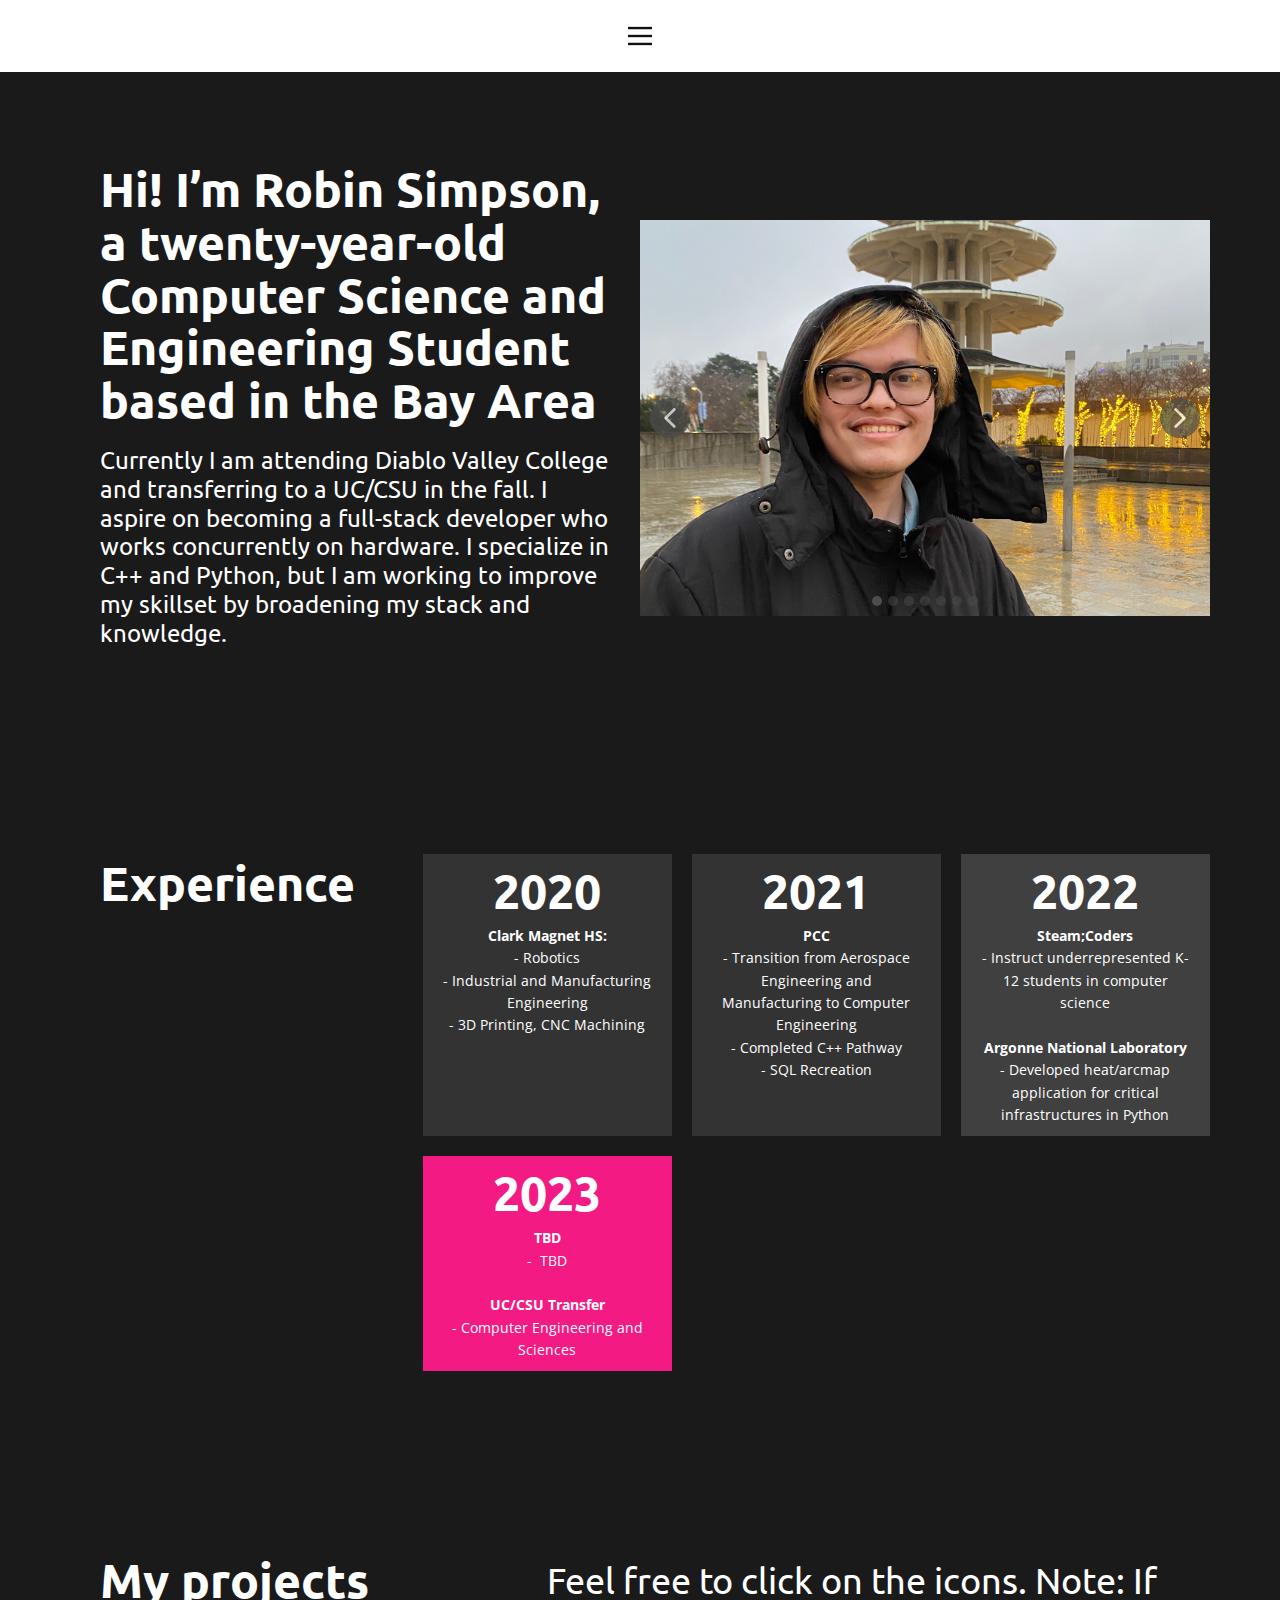
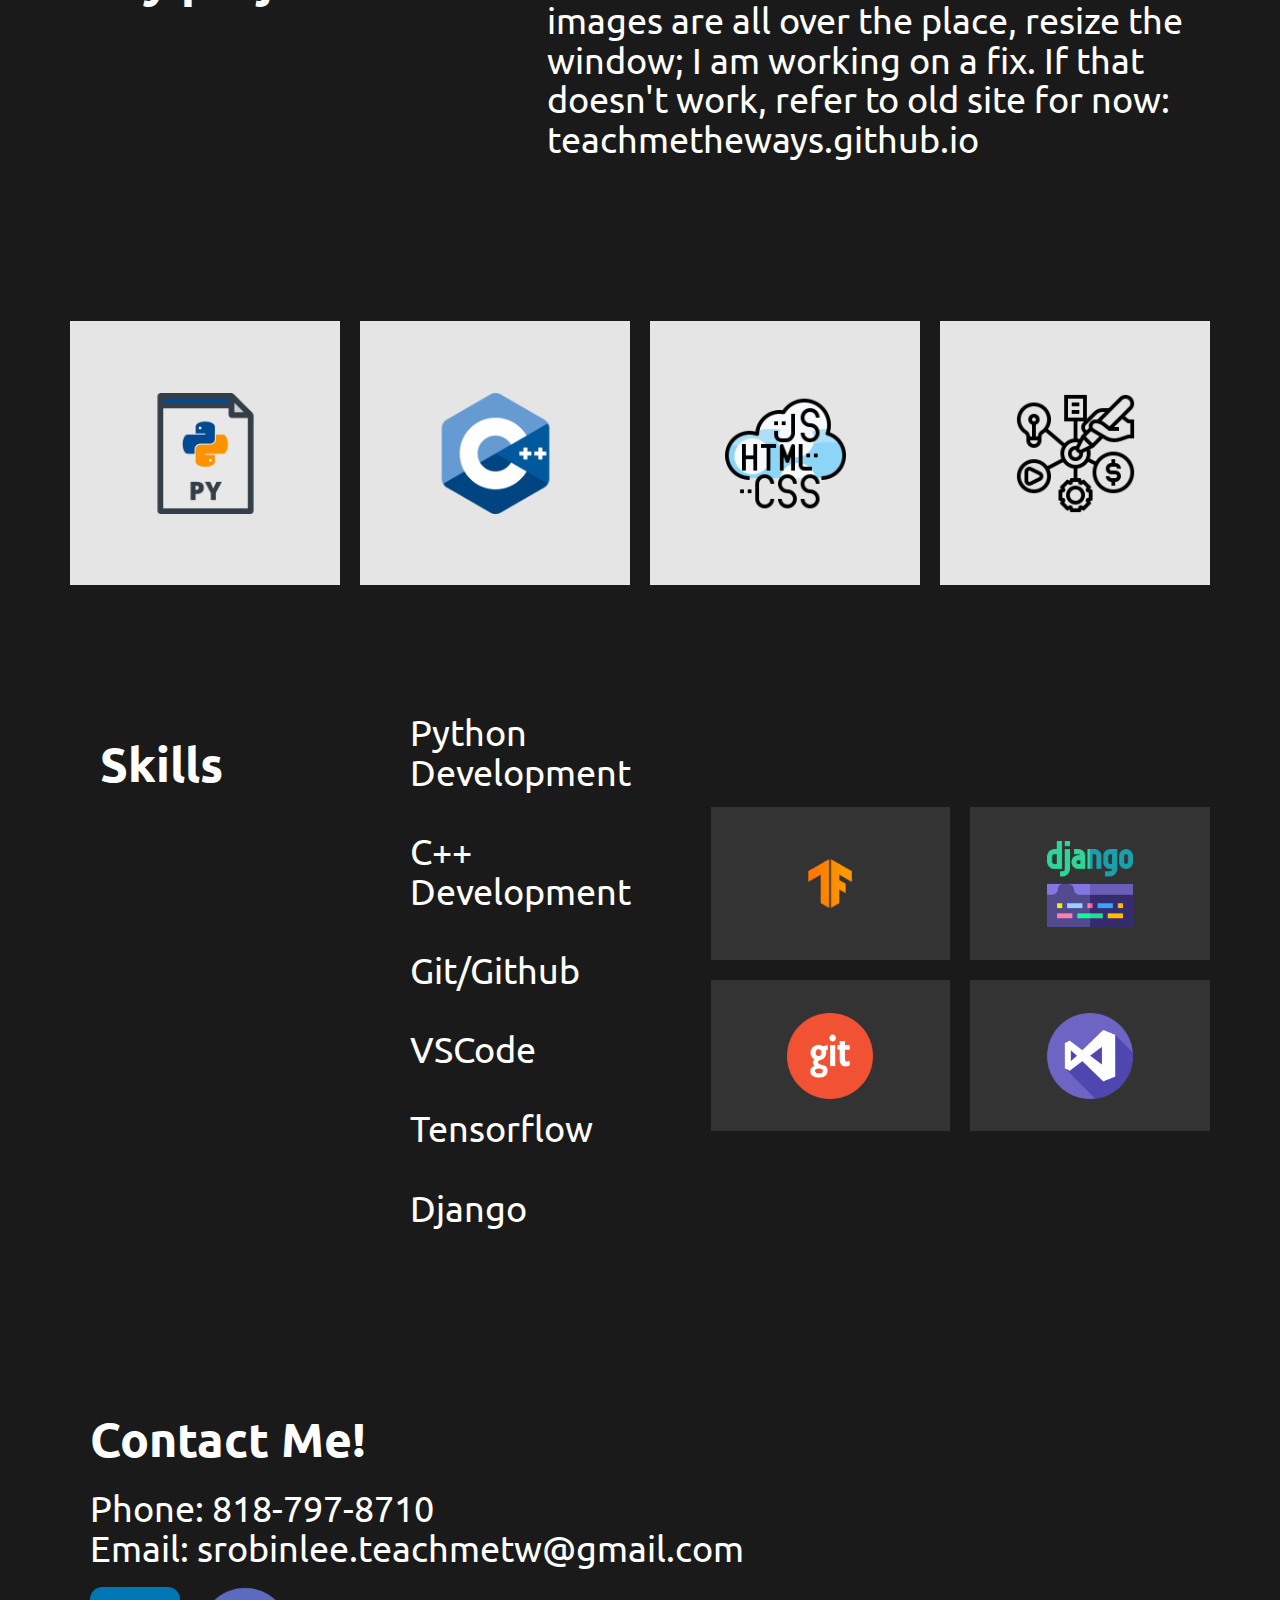
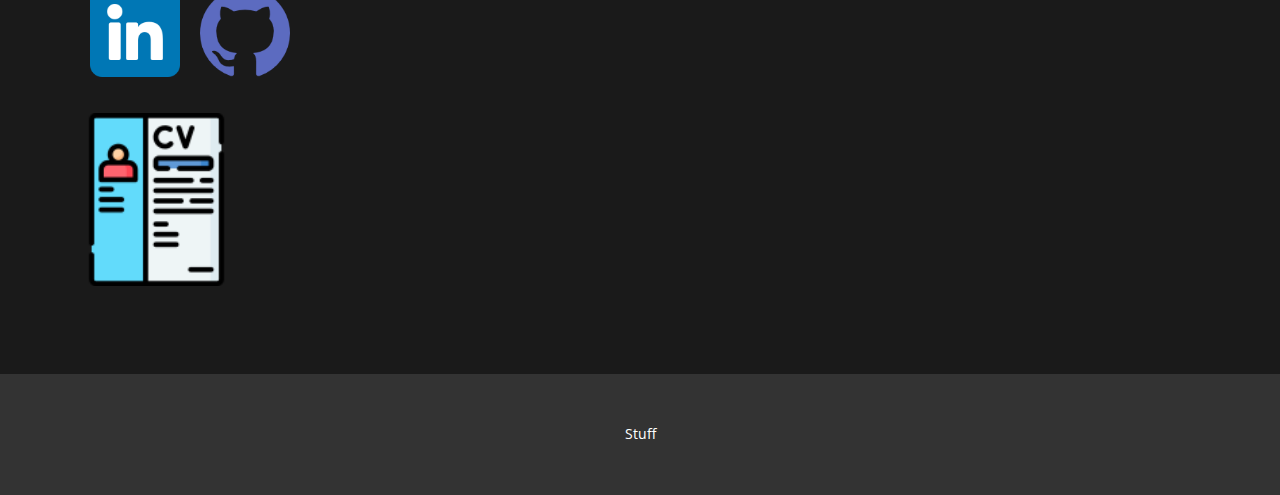
<file: index.html>
<!DOCTYPE html>
<html style="font-size: 16px;" lang="en"><head>
    <meta name="viewport" content="width=device-width, initial-scale=1.0">
    <meta charset="utf-8">
    <meta name="keywords" content="​I’m Linda Larson, a twenty-nine-year-old UI/UX designer from Los Angeles, CA, 2017, 2018, 2019, 2020, 2021, 2022, ​I&amp;apos;m designed dozens of appealing interfaces for websites and web apps. Take a look at my projects below., ​UI/UX design, Application design, UX research, Visual communication, Prototyping Headline, ​Get your free consultation now!, ​Sign me up!">
    <meta name="description" content="">
    <title>Home</title>
    <link rel="stylesheet" href="nicepage.css" media="screen">
<link rel="stylesheet" href="Home.css" media="screen">
    <script class="u-script" type="text/javascript" src="jquery-1.9.1.min.js" defer=""></script>
    <script class="u-script" type="text/javascript" src="nicepage.js" defer=""></script>
    <meta name="generator" content="Nicepage 5.2.4, nicepage.com">
    <link id="u-theme-google-font" rel="stylesheet" href="https://fonts.googleapis.com/css?family=Roboto:100,100i,300,300i,400,400i,500,500i,700,700i,900,900i|Open+Sans:300,300i,400,400i,500,500i,600,600i,700,700i,800,800i">
    <link id="u-page-google-font" rel="stylesheet" href="https://fonts.googleapis.com/css?family=Ubuntu:300,300i,400,400i,500,500i,700,700i">
    
    
    
    
    
    
    <script type="application/ld+json">{
		"@context": "http://schema.org",
		"@type": "Organization",
		"name": "",
		"url": "/"
}</script>
    <meta name="theme-color" content="#1251e8">
    <meta property="og:title" content="Home">
    <meta property="og:type" content="website">
    <link rel="canonical" href="/">
  </head>
  <body data-home-page="https://website3690469.nicepage.io/Home.html?version=13fe0300-b760-4d2d-aa6e-6dfbe4349d02" data-home-page-title="Home" class="u-body u-xl-mode" data-lang="en"><header class="u-clearfix u-header u-header" id="sec-bdfa"><div class="u-clearfix u-sheet u-sheet-1">
        <nav class="u-align-left u-menu u-menu-hamburger u-offcanvas u-menu-1" data-responsive-from="XL">
          <div class="menu-collapse">
            <a class="u-button-style u-nav-link" href="#" style="padding: 4px 0px; font-size: calc(1em + 8px);">
              <svg class="u-svg-link" preserveAspectRatio="xMidYMin slice" viewBox="0 0 302 302" style=""><use xlink:href="#svg-5c50"></use></svg>
              <svg xmlns="http://www.w3.org/2000/svg" xmlns:xlink="http://www.w3.org/1999/xlink" version="1.1" id="svg-5c50" x="0px" y="0px" viewBox="0 0 302 302" style="enable-background:new 0 0 302 302;" xml:space="preserve" class="u-svg-content"><g><rect y="36" width="302" height="30"></rect><rect y="236" width="302" height="30"></rect><rect y="136" width="302" height="30"></rect>
</g><g></g><g></g><g></g><g></g><g></g><g></g><g></g><g></g><g></g><g></g><g></g><g></g><g></g><g></g><g></g></svg>
            </a>
          </div>
          <div class="u-nav-container">
            <ul class="u-nav u-unstyled u-nav-1"><li class="u-nav-item"><a class="u-button-style u-nav-link u-text-active-palette-1-base u-text-hover-palette-2-base" href="/C.html" style="padding: 10px 20px;">C++</a>
</li><li class="u-nav-item"><a class="u-button-style u-nav-link u-text-active-palette-1-base u-text-hover-palette-2-base" href="/Pythons.html" style="padding: 10px 20px;">Pythons</a>
</li><li class="u-nav-item"><a class="u-button-style u-nav-link u-text-active-palette-1-base u-text-hover-palette-2-base" href="/Javas.html" style="padding: 10px 20px;">Javas</a>
</li><li class="u-nav-item"><a class="u-button-style u-nav-link u-text-active-palette-1-base u-text-hover-palette-2-base" href="/Webs.html" style="padding: 10px 20px;">Webs</a>
</li><li class="u-nav-item"><a class="u-button-style u-nav-link u-text-active-palette-1-base u-text-hover-palette-2-base" href="/Home.html" style="padding: 10px 20px;">Home</a>
</li></ul>
          </div>
          <div class="u-nav-container-collapse">
            <div class="u-align-center u-black u-container-style u-inner-container-layout u-opacity u-opacity-95 u-sidenav">
              <div class="u-inner-container-layout u-sidenav-overflow">
                <div class="u-menu-close"></div>
                <ul class="u-align-center u-nav u-popupmenu-items u-unstyled u-nav-2"><li class="u-nav-item"><a class="u-button-style u-nav-link" href="/C.html">C++</a>
</li><li class="u-nav-item"><a class="u-button-style u-nav-link" href="/Pythons.html">Pythons</a>
</li><li class="u-nav-item"><a class="u-button-style u-nav-link" href="/Javas.html">Javas</a>
</li><li class="u-nav-item"><a class="u-button-style u-nav-link" href="/Webs.html">Webs</a>
</li><li class="u-nav-item"><a class="u-button-style u-nav-link" href="/Home.html">Home</a>
</li></ul>
              </div>
            </div>
            <div class="u-black u-menu-overlay u-opacity u-opacity-70"></div>
          </div>
        </nav>
      </div></header>
    <section class="u-clearfix u-grey-90 u-section-1" id="carousel_a79e">
      <div class="u-clearfix u-sheet u-valign-middle-lg u-valign-middle-xl u-sheet-1">
        <div class="u-clearfix u-expanded-width u-layout-wrap u-layout-wrap-1">
          <div class="u-layout">
            <div class="u-layout-row">
              <div class="u-container-style u-layout-cell u-size-30 u-layout-cell-1">
                <div class="u-container-layout u-container-layout-1">
                  <h2 class="u-custom-font u-font-ubuntu u-text u-text-default u-text-1"> Hi! I’m Robin Simpson, a twenty-year-old Computer Science and Engineering Student based in the Bay Area</h2>
                  <h5 class="u-custom-font u-font-ubuntu u-text u-text-default u-text-2"> Currently I am attending Diablo Valley College and transferring to a UC/CSU in the fall. I aspire on becoming a full-stack developer who works concurrently on hardware. I specialize in C++ and Python, but I am working to improve my skillset by broadening my stack and knowledge.</h5>
                </div>
              </div>
              <div class="u-container-style u-layout-cell u-size-30 u-layout-cell-2">
                <div class="u-container-layout u-valign-middle-lg u-valign-middle-xl u-container-layout-2">
                  <div class="u-carousel u-expanded-width u-gallery u-gallery-slider u-layout-carousel u-lightbox u-no-transition u-show-text-on-hover u-gallery-1" id="carousel-018a" data-interval="5000" data-u-ride="carousel">
                    <ol class="u-absolute-hcenter u-carousel-indicators u-carousel-indicators-1">
                      <li data-u-target="#carousel-018a" data-u-slide-to="0" class="u-active u-grey-70 u-shape-circle" style="width: 10px; height: 10px;"></li>
                      <li data-u-target="#carousel-018a" data-u-slide-to="1" class="u-grey-70 u-shape-circle" style="width: 10px; height: 10px;"></li>
                      <li data-u-target="#carousel-018a" data-u-slide-to="2" class="u-grey-70 u-shape-circle" style="width: 10px; height: 10px;"></li>
                      <li data-u-target="#carousel-018a" data-u-slide-to="3" class="u-grey-70 u-shape-circle" style="width: 10px; height: 10px;"></li>
                      <li data-u-target="#carousel-018a" data-u-slide-to="4" class="u-grey-70 u-shape-circle" style="width: 10px; height: 10px;"></li>
                      <li data-u-target="#carousel-018a" data-u-slide-to="5" class="u-grey-70 u-shape-circle" style="width: 10px; height: 10px;"></li>
                      <li data-u-target="#carousel-018a" data-u-slide-to="6" class="u-grey-70 u-shape-circle" style="width: 10px; height: 10px;"></li>
                    </ol>
                    <div class="u-carousel-inner u-gallery-inner" role="listbox">
                      <div class="u-active u-carousel-item u-effect-fade u-gallery-item u-carousel-item-1">
                        <div class="u-back-slide" data-image-width="3024" data-image-height="4032">
                          <img class="u-back-image u-expanded u-back-image-1" src="/images/IMG-0770.jpg" alt="">
                        </div>
                        <div class="u-align-center u-over-slide u-shading u-valign-bottom u-over-slide-1">
                          <h3 class="u-gallery-heading"></h3>
                          <p class="u-gallery-text"></p>
                        </div>
                      </div>
                      <div class="u-carousel-item u-effect-fade u-gallery-item u-carousel-item-2" data-image-width="1461" data-image-height="1080">
                        <div class="u-back-slide">
                          <img class="u-back-image u-expanded u-back-image-2" src="/images/PXL-20221105-2054098022.jpg" alt="TigerHacks 2022">
                        </div>
                        <div class="u-align-center u-over-slide u-shading u-valign-bottom u-over-slide-2">
                          <h3 class="u-gallery-heading">TigerHacks 2022</h3>
                          <p class="u-gallery-text"></p>
                        </div>
                        <style data-mode="XL" data-visited="true"></style>
                        <style data-mode="LG"></style>
                        <style data-mode="MD" data-visited="true"></style>
                        <style data-mode="SM" data-visited="true"></style>
                        <style data-mode="XS"></style>
                      </div>
                      <div class="u-carousel-item u-effect-fade u-gallery-item u-carousel-item-3" data-image-width="1920" data-image-height="1080">
                        <div class="u-back-slide">
                          <img class="u-back-image u-expanded u-back-image-3" src="/images/hack2.jpg" alt="MakeUC 2022">
                        </div>
                        <div class="u-align-center u-over-slide u-shading u-valign-bottom u-over-slide-3">
                          <h3 class="u-gallery-heading">MakeUC 2022</h3>
                          <p class="u-gallery-text"></p>
                        </div>
                        <style data-mode="XL"></style>
                        <style data-mode="LG"></style>
                        <style data-mode="MD" data-visited="true"></style>
                        <style data-mode="SM" data-visited="true"></style>
                        <style data-mode="XS"></style>
                      </div>
                      <div class="u-carousel-item u-effect-fade u-gallery-item u-carousel-item-4" data-image-width="4032" data-image-height="2268">
                        <div class="u-back-slide">
                          <img class="u-back-image u-expanded u-back-image-4" src="/images/mesa.jpg" alt="Coding With MESA">
                        </div>
                        <div class="u-align-center u-over-slide u-shading u-valign-bottom u-over-slide-4">
                          <h3 class="u-gallery-heading">Coding With MESA</h3>
                          <p class="u-gallery-text"></p>
                        </div>
                        <style data-mode="XL"></style>
                        <style data-mode="LG"></style>
                        <style data-mode="MD" data-visited="true"></style>
                        <style data-mode="SM" data-visited="true"></style>
                        <style data-mode="XS"></style>
                      </div>
                      <div class="u-carousel-item u-effect-fade u-gallery-item u-carousel-item-5" data-image-width="1920" data-image-height="1080">
                        <div class="u-back-slide">
                          <img class="u-back-image u-expanded u-back-image-5" src="/images/IMG-0987.jpg" alt="Datastructures and Algorithms Class 2021">
                        </div>
                        <div class="u-align-center u-over-slide u-shading u-valign-bottom u-over-slide-5">
                          <h3 class="u-gallery-heading">Datastructures and Algorithms Class 2021</h3>
                          <p class="u-gallery-text"></p>
                        </div>
                        <style data-mode="XL"></style>
                        <style data-mode="LG"></style>
                        <style data-mode="MD" data-visited="true"></style>
                        <style data-mode="SM" data-visited="true"></style>
                        <style data-mode="XS"></style>
                      </div>
                      <div class="u-carousel-item u-effect-fade u-gallery-item u-carousel-item-6" data-image-width="4026" data-image-height="2525">
                        <div class="u-back-slide">
                          <img class="u-back-image u-expanded u-back-image-6" src="/images/IMG-9125.jpg">
                        </div>
                        <div class="u-align-center u-over-slide u-shading u-valign-bottom u-over-slide-6">
                          <h3 class="u-gallery-heading"></h3>
                          <p class="u-gallery-text"></p>
                        </div>
                        <style data-mode="XL" data-visited="true"></style>
                        <style data-mode="LG"></style>
                        <style data-mode="MD" data-visited="true"></style>
                        <style data-mode="SM" data-visited="true"></style>
                        <style data-mode="XS"></style>
                      </div>
                      <div class="u-carousel-item u-effect-fade u-gallery-item u-carousel-item-7">
                        <div class="u-back-slide" data-image-width="2315" data-image-height="3087">
                          <img class="u-back-image u-expanded u-back-image-7" src="/images/RenderedImage.jpg" alt="">
                        </div>
                        <div class="u-align-center u-over-slide u-shading u-valign-bottom u-over-slide-7">
                          <h3 class="u-gallery-heading"></h3>
                          <p class="u-gallery-text"></p>
                        </div>
                      </div>
                    </div>
                    <a class="u-absolute-vcenter u-carousel-control u-carousel-control-prev u-grey-70 u-icon-circle u-opacity u-opacity-70 u-spacing-10 u-text-white u-carousel-control-1" href="#carousel-018a" role="button" data-u-slide="prev">
                      <span aria-hidden="true">
                        <svg viewBox="0 0 451.847 451.847"><path d="M97.141,225.92c0-8.095,3.091-16.192,9.259-22.366L300.689,9.27c12.359-12.359,32.397-12.359,44.751,0
c12.354,12.354,12.354,32.388,0,44.748L173.525,225.92l171.903,171.909c12.354,12.354,12.354,32.391,0,44.744
c-12.354,12.365-32.386,12.365-44.745,0l-194.29-194.281C100.226,242.115,97.141,234.018,97.141,225.92z"></path></svg>
                      </span>
                      <span class="sr-only">
                        <svg viewBox="0 0 451.847 451.847"><path d="M97.141,225.92c0-8.095,3.091-16.192,9.259-22.366L300.689,9.27c12.359-12.359,32.397-12.359,44.751,0
c12.354,12.354,12.354,32.388,0,44.748L173.525,225.92l171.903,171.909c12.354,12.354,12.354,32.391,0,44.744
c-12.354,12.365-32.386,12.365-44.745,0l-194.29-194.281C100.226,242.115,97.141,234.018,97.141,225.92z"></path></svg>
                      </span>
                    </a>
                    <a class="u-absolute-vcenter u-carousel-control u-carousel-control-next u-grey-70 u-icon-circle u-opacity u-opacity-70 u-spacing-10 u-text-white u-carousel-control-2" href="#carousel-018a" role="button" data-u-slide="next">
                      <span aria-hidden="true">
                        <svg viewBox="0 0 451.846 451.847"><path d="M345.441,248.292L151.154,442.573c-12.359,12.365-32.397,12.365-44.75,0c-12.354-12.354-12.354-32.391,0-44.744
L278.318,225.92L106.409,54.017c-12.354-12.359-12.354-32.394,0-44.748c12.354-12.359,32.391-12.359,44.75,0l194.287,194.284
c6.177,6.18,9.262,14.271,9.262,22.366C354.708,234.018,351.617,242.115,345.441,248.292z"></path></svg>
                      </span>
                      <span class="sr-only">
                        <svg viewBox="0 0 451.846 451.847"><path d="M345.441,248.292L151.154,442.573c-12.359,12.365-32.397,12.365-44.75,0c-12.354-12.354-12.354-32.391,0-44.744
L278.318,225.92L106.409,54.017c-12.354-12.359-12.354-32.394,0-44.748c12.354-12.359,32.391-12.359,44.75,0l194.287,194.284
c6.177,6.18,9.262,14.271,9.262,22.366C354.708,234.018,351.617,242.115,345.441,248.292z"></path></svg>
                      </span>
                    </a>
                  </div>
                </div>
              </div>
            </div>
          </div>
        </div>
      </div>
    </section>
    <section class="u-clearfix u-grey-90 u-section-2" id="carousel_1822">
      <div class="u-clearfix u-sheet u-sheet-1">
        <div class="u-clearfix u-expanded-width u-layout-wrap u-layout-wrap-1">
          <div class="u-layout">
            <div class="u-layout-row">
              <div class="u-container-style u-layout-cell u-size-17 u-layout-cell-1">
                <div class="u-container-layout u-valign-bottom-sm u-valign-bottom-xs u-valign-top-lg u-valign-top-md u-valign-top-xl u-container-layout-1">
                  <h5 class="u-custom-font u-font-ubuntu u-text u-text-default u-text-1"> Experience</h5>
                </div>
              </div>
              <div class="u-container-style u-layout-cell u-size-43 u-layout-cell-2">
                <div class="u-container-layout u-container-layout-2">
                  <div class="u-expanded-width u-list u-list-1">
                    <div class="u-repeater u-repeater-1">
                      <div class="u-container-align-center u-container-style u-custom-item u-grey-80 u-list-item u-repeater-item u-shape-rectangle">
                        <div class="u-container-layout u-similar-container u-valign-top u-container-layout-3">
                          <h2 class="u-align-center u-custom-font u-font-ubuntu u-text u-text-default u-text-2">2020</h2>
                          <p class="u-align-center u-text u-text-default u-text-3">
                            <span style="font-weight: 700;">Clark Magnet HS:</span>
                            <br>- Robotics<br>- Industrial and Manufacturing Engineering<br>- 3D Printing, CNC Machining
                          </p>
                        </div>
                      </div>
                      <div class="u-container-align-center u-container-style u-custom-item u-grey-80 u-list-item u-repeater-item u-shape-rectangle">
                        <div class="u-container-layout u-similar-container u-valign-top u-container-layout-4">
                          <h2 class="u-align-center u-custom-font u-font-ubuntu u-text u-text-default u-text-4">2021</h2>
                          <p class="u-align-center u-text u-text-default u-text-5">
                            <span style="font-weight: 700;">PCC</span>
                            <br>- Transition from Aerospace Engineering and Manufacturing to Computer Engineering<br>- Completed C++ Pathway<br>- SQL Recreation
                          </p>
                        </div>
                      </div>
                      <div class="u-container-align-center u-container-style u-custom-item u-grey-75 u-list-item u-repeater-item u-shape-rectangle">
                        <div class="u-container-layout u-similar-container u-valign-top u-container-layout-5">
                          <h2 class="u-align-center u-custom-font u-font-ubuntu u-text u-text-default u-text-6">2022</h2>
                          <p class="u-align-center u-text u-text-default u-text-7">
                            <span style="font-weight: 700;">Steam;Coders</span>
                            <br>- Instruct underrepresented K-12 students in computer science<br>
                            <br>
                            <span style="font-weight: 700;">Argonne National Laboratory</span>
                            <br>- Developed heat/arcmap application for critical infrastructures in Python
                          </p>
                        </div>
                      </div>
                      <div class="u-container-align-center u-container-style u-custom-item u-list-item u-palette-2-base u-repeater-item u-shape-rectangle">
                        <div class="u-container-layout u-similar-container u-valign-top u-container-layout-6">
                          <h2 class="u-align-center u-custom-font u-font-ubuntu u-text u-text-default u-text-8">2023</h2>
                          <p class="u-align-center u-text u-text-default u-text-9">
                            <span style="font-weight: 700;">TBD</span>
                            <br>-&nbsp;<span style="font-weight: 400;"> TBD</span>
                            <br>
                            <br>
                            <span style="font-weight: 700;">UC/CSU Transfer</span>
                            <br>- Computer Engineering and Sciences<span style="font-weight: 700;"></span>
                          </p>
                        </div>
                      </div>
                    </div>
                  </div>
                </div>
              </div>
            </div>
          </div>
        </div>
      </div>
    </section>
    <section class="u-clearfix u-grey-90 u-section-3" id="carousel_8040">
      <div class="u-clearfix u-sheet u-sheet-1">
        <div class="u-clearfix u-expanded-width u-layout-wrap u-layout-wrap-1">
          <div class="u-layout">
            <div class="u-layout-row">
              <div class="u-container-style u-layout-cell u-size-24 u-layout-cell-1">
                <div class="u-container-layout u-valign-middle-sm u-valign-middle-xs u-container-layout-1">
                  <h4 class="u-custom-font u-font-ubuntu u-text u-text-default u-text-1"> My projects</h4>
                </div>
              </div>
              <div class="u-container-style u-layout-cell u-size-36 u-layout-cell-2">
                <div class="u-container-layout u-container-layout-2">
                  <h2 class="u-custom-font u-font-ubuntu u-text u-text-default u-text-2">Feel free to click on the icons. Note: If images are all over the place, resize the window; I am working on a fix. If that doesn't work, refer to old site for now: teachmetheways.github.io </h2>
                </div>
              </div>
            </div>
          </div>
        </div>
        <div class="u-expanded-width u-list u-list-1">
          <div class="u-repeater u-repeater-1">
            <div class="u-container-style u-grey-10 u-list-item u-repeater-item u-list-item-1" data-href="/Pythons.html" title="Python 1">
              <div class="u-container-layout u-similar-container u-valign-middle u-container-layout-3"><span class="u-file-icon u-icon u-icon-1"><img src="/images/180867.png" alt=""></span>
              </div>
            </div>
            <div class="u-container-align-center-sm u-container-align-center-xs u-container-style u-grey-10 u-list-item u-repeater-item u-list-item-2" data-href="/C++.html" title="C++">
              <div class="u-container-layout u-similar-container u-valign-middle u-container-layout-4"><span class="u-file-icon u-icon u-icon-2"><img src="/images/6132222.png" alt=""></span>
              </div>
            </div>
            <div class="u-container-align-center-sm u-container-align-center-xs u-container-style u-grey-10 u-list-item u-repeater-item u-list-item-3" data-href="/Webs.html" title="Webs">
              <div class="u-container-layout u-similar-container u-valign-middle u-container-layout-5"><span class="u-file-icon u-icon u-icon-3"><img src="/images/2085263.png" alt=""></span>
              </div>
            </div>
            <div class="u-container-align-center-sm u-container-align-center-xs u-container-style u-grey-10 u-list-item u-repeater-item u-list-item-4" data-href="/Javas.html" title="Javas">
              <div class="u-container-layout u-similar-container u-valign-middle u-container-layout-6"><span class="u-file-icon u-icon u-icon-4"><img src="/images/3195457.png" alt=""></span>
              </div>
            </div>
          </div>
        </div>
      </div>
    </section>
    <section class="u-clearfix u-grey-90 u-section-4" id="carousel_7f0c">
      <div class="u-clearfix u-sheet u-sheet-1">
        <div class="u-clearfix u-expanded-width u-gutter-100 u-layout-wrap u-layout-wrap-1">
          <div class="u-layout">
            <div class="u-layout-row">
              <div class="u-container-style u-layout-cell u-size-11-md u-size-11-sm u-size-11-xs u-size-15-lg u-size-15-xl u-layout-cell-1">
                <div class="u-container-layout u-valign-top-lg u-valign-top-xl u-container-layout-1">
                  <h5 class="u-custom-font u-font-ubuntu u-text u-text-default-lg u-text-default-md u-text-default-xl u-text-1">Skills</h5>
                </div>
              </div>
              <div class="u-container-style u-layout-cell u-size-16-lg u-size-16-xl u-size-30-md u-size-30-sm u-size-30-xs u-layout-cell-2">
                <div class="u-container-layout u-valign-middle-md u-container-layout-2">
                  <h2 class="u-custom-font u-font-ubuntu u-text u-text-default-lg u-text-default-xl u-text-2"> Python<br>Development<br>
                    <br>C++<br>Development<br>
                    <br>Git/Github<br>
                    <br>VSCode<br>
                    <br>Tensorflow<br>
                    <br>Django
                  </h2>
                </div>
              </div>
              <div class="u-container-style u-layout-cell u-size-19-md u-size-19-sm u-size-19-xs u-size-29-lg u-size-29-xl u-layout-cell-3">
                <div class="u-container-layout u-container-layout-3">
                  <div class="u-expanded-width-lg u-expanded-width-sm u-expanded-width-xl u-expanded-width-xs u-list u-list-1">
                    <div class="u-repeater u-repeater-1">
                      <div class="u-container-style u-grey-80 u-list-item u-repeater-item u-list-item-1">
                        <div class="u-container-layout u-similar-container u-valign-middle u-container-layout-4"><span class="u-file-icon u-icon u-icon-1"><img src="/images/icon-all-tensorflow.png" alt=""></span>
                        </div>
                      </div>
                      <div class="u-container-style u-grey-80 u-list-item u-repeater-item u-list-item-2">
                        <div class="u-container-layout u-similar-container u-valign-middle u-container-layout-5"><span class="u-file-icon u-icon u-icon-2"><img src="/images/9307630.png" alt=""></span>
                        </div>
                      </div>
                      <div class="u-container-style u-grey-80 u-list-item u-repeater-item u-list-item-3">
                        <div class="u-container-layout u-similar-container u-valign-middle u-container-layout-6"><span class="u-file-icon u-icon u-icon-3"><img src="/images/4494740.png" alt=""></span>
                        </div>
                      </div>
                      <div class="u-container-style u-grey-80 u-list-item u-repeater-item u-list-item-4">
                        <div class="u-container-layout u-similar-container u-valign-middle u-container-layout-7"><span class="u-file-icon u-icon u-icon-4"><img src="/images/906324.png" alt=""></span>
                        </div>
                      </div>
                    </div>
                  </div>
                </div>
              </div>
            </div>
          </div>
        </div>
      </div>
    </section>
    <section class="u-clearfix u-grey-90 u-section-5" id="carousel_2575">
      <div class="u-clearfix u-sheet u-valign-middle-md u-sheet-1">
        <div class="u-clearfix u-expanded-width-lg u-expanded-width-md u-expanded-width-xl u-expanded-width-xs u-layout-wrap u-layout-wrap-1">
          <div class="u-layout">
            <div class="u-layout-col">
              <div class="u-size-60">
                <div class="u-layout-row">
                  <div class="u-container-style u-layout-cell u-size-60 u-layout-cell-1">
                    <div class="u-container-layout u-container-layout-1">
                      <h5 class="u-custom-font u-font-ubuntu u-text u-text-default u-text-1">Contact Me!</h5>
                      <h2 class="u-custom-font u-font-ubuntu u-text u-text-default u-text-2">Phone: 818-797-8710<br>Email: srobinlee.teachmetw@gmail.com
                      </h2><span class="u-file-icon u-icon u-icon-1" data-href="https://www.linkedin.com/in/robin-simpson-00620520b/"><img src="/images/3536505.png" alt=""></span><span class="u-file-icon u-icon u-icon-2" data-href="https://github.com/TeachMeTW/"><img src="/images/733553.png" alt=""></span><span class="u-file-icon u-file-link u-icon u-icon-3" data-href="/files/R-Resume.pdf"><img src="/images/8859794.png" alt=""></span>
                    </div>
                  </div>
                </div>
              </div>
            </div>
          </div>
        </div>
      </div>
    </section>
    
    
    <footer class="u-align-center u-clearfix u-footer u-grey-80 u-footer" id="sec-d020"><div class="u-clearfix u-sheet u-sheet-1">
        <p class="u-small-text u-text u-text-variant u-text-1">Stuff</p>
      </div></footer>

  
</body></html>
</file>
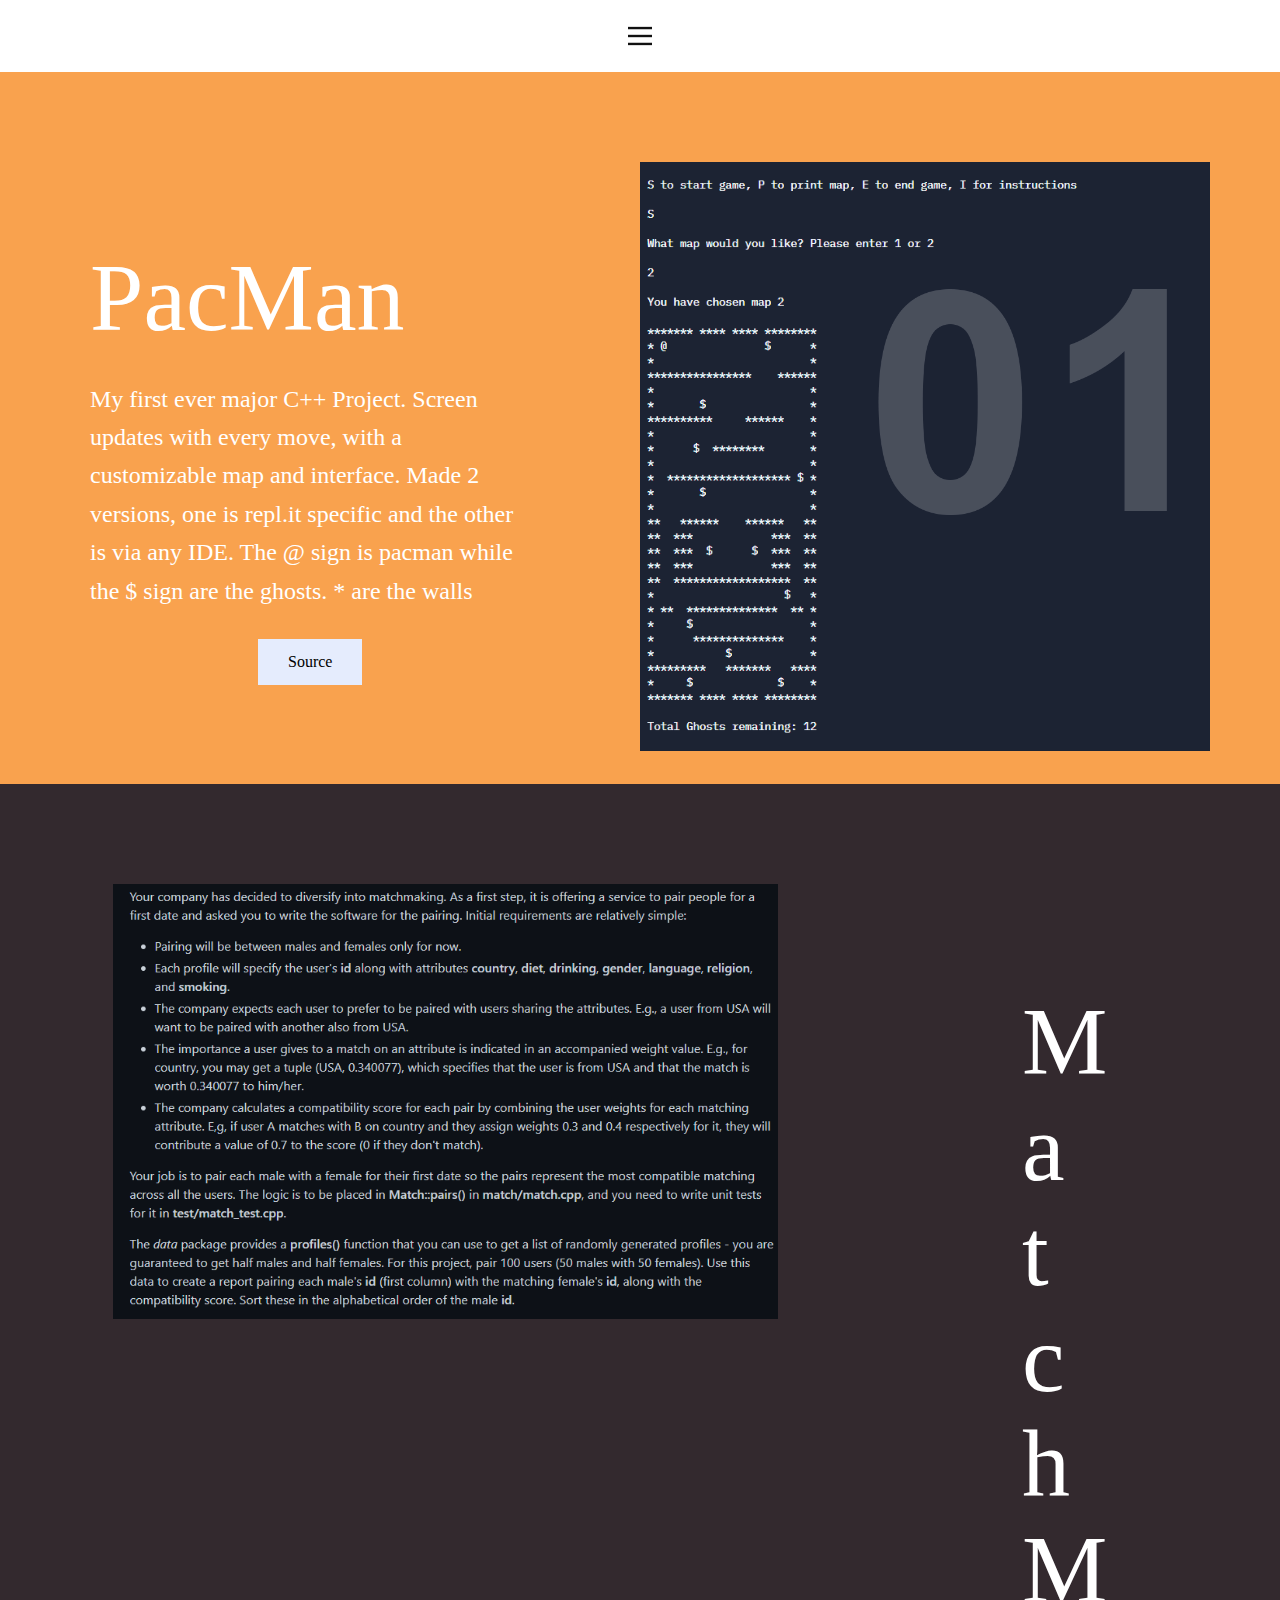
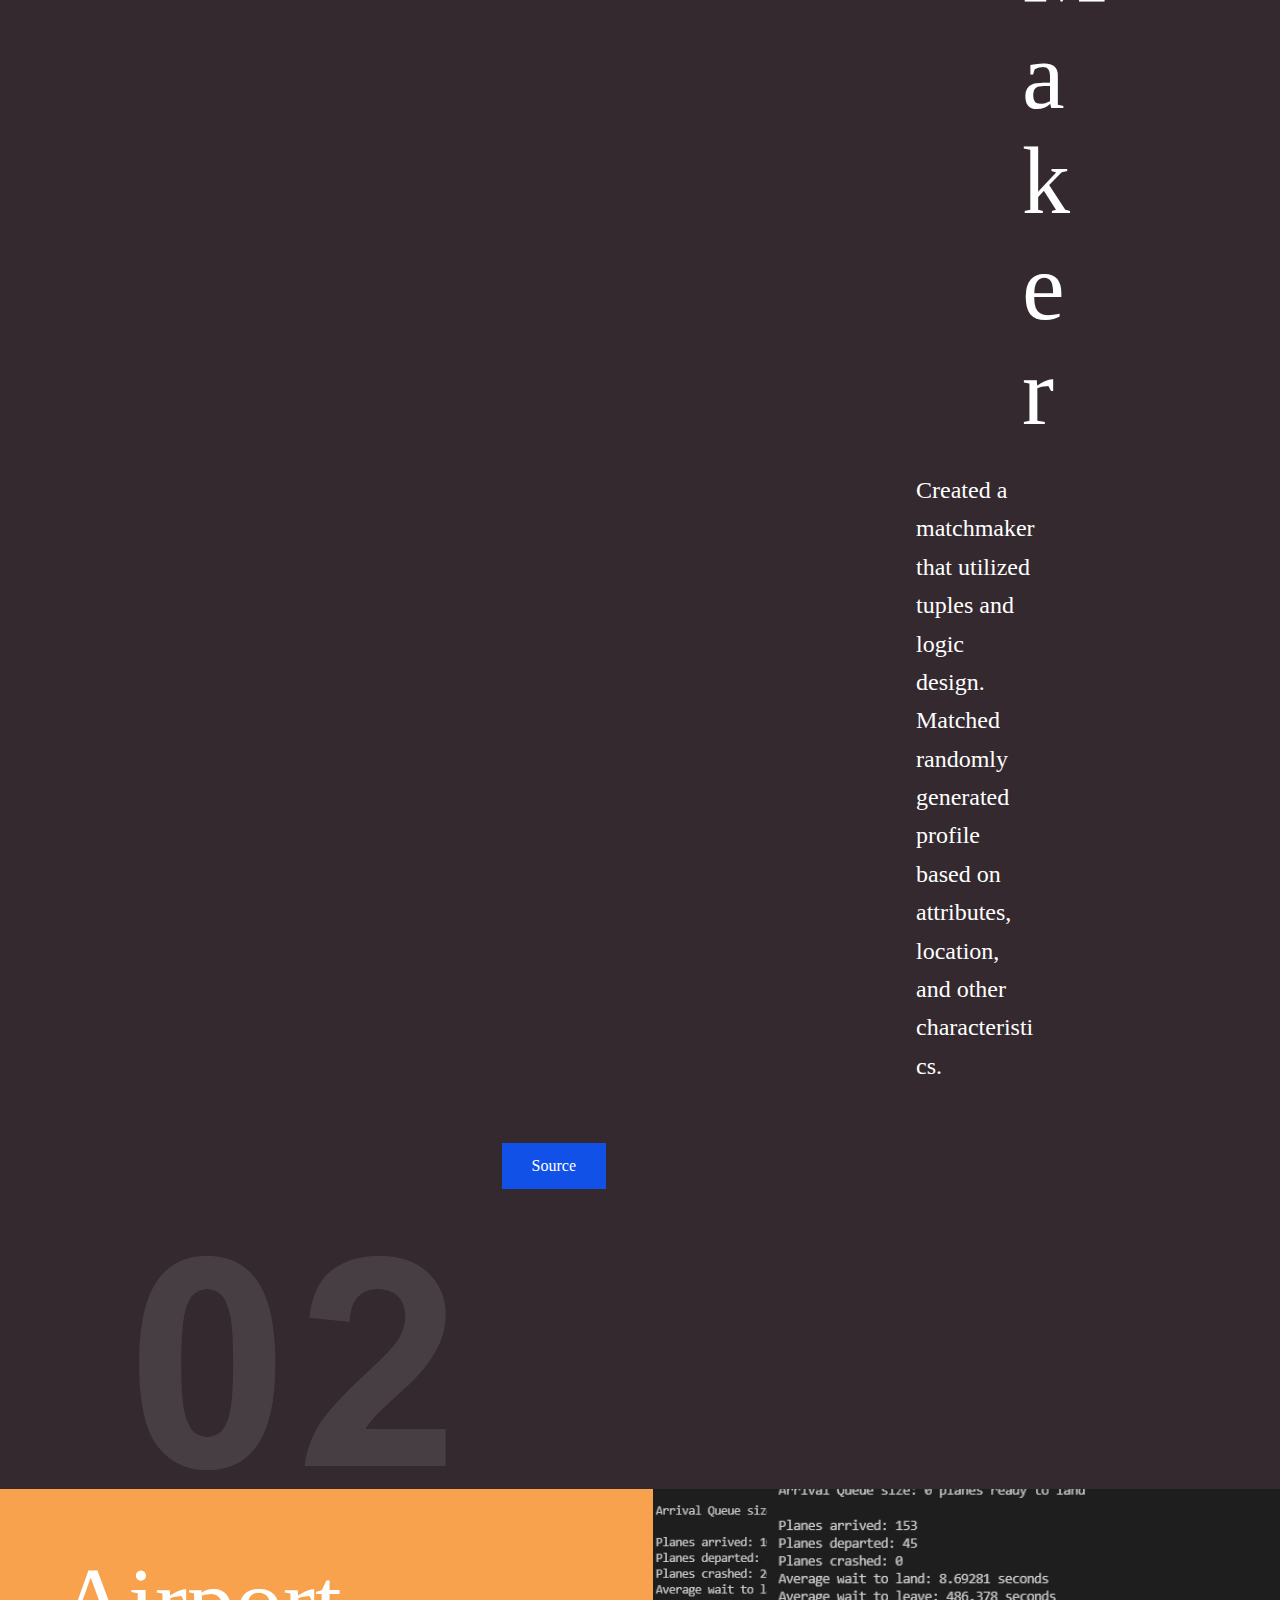
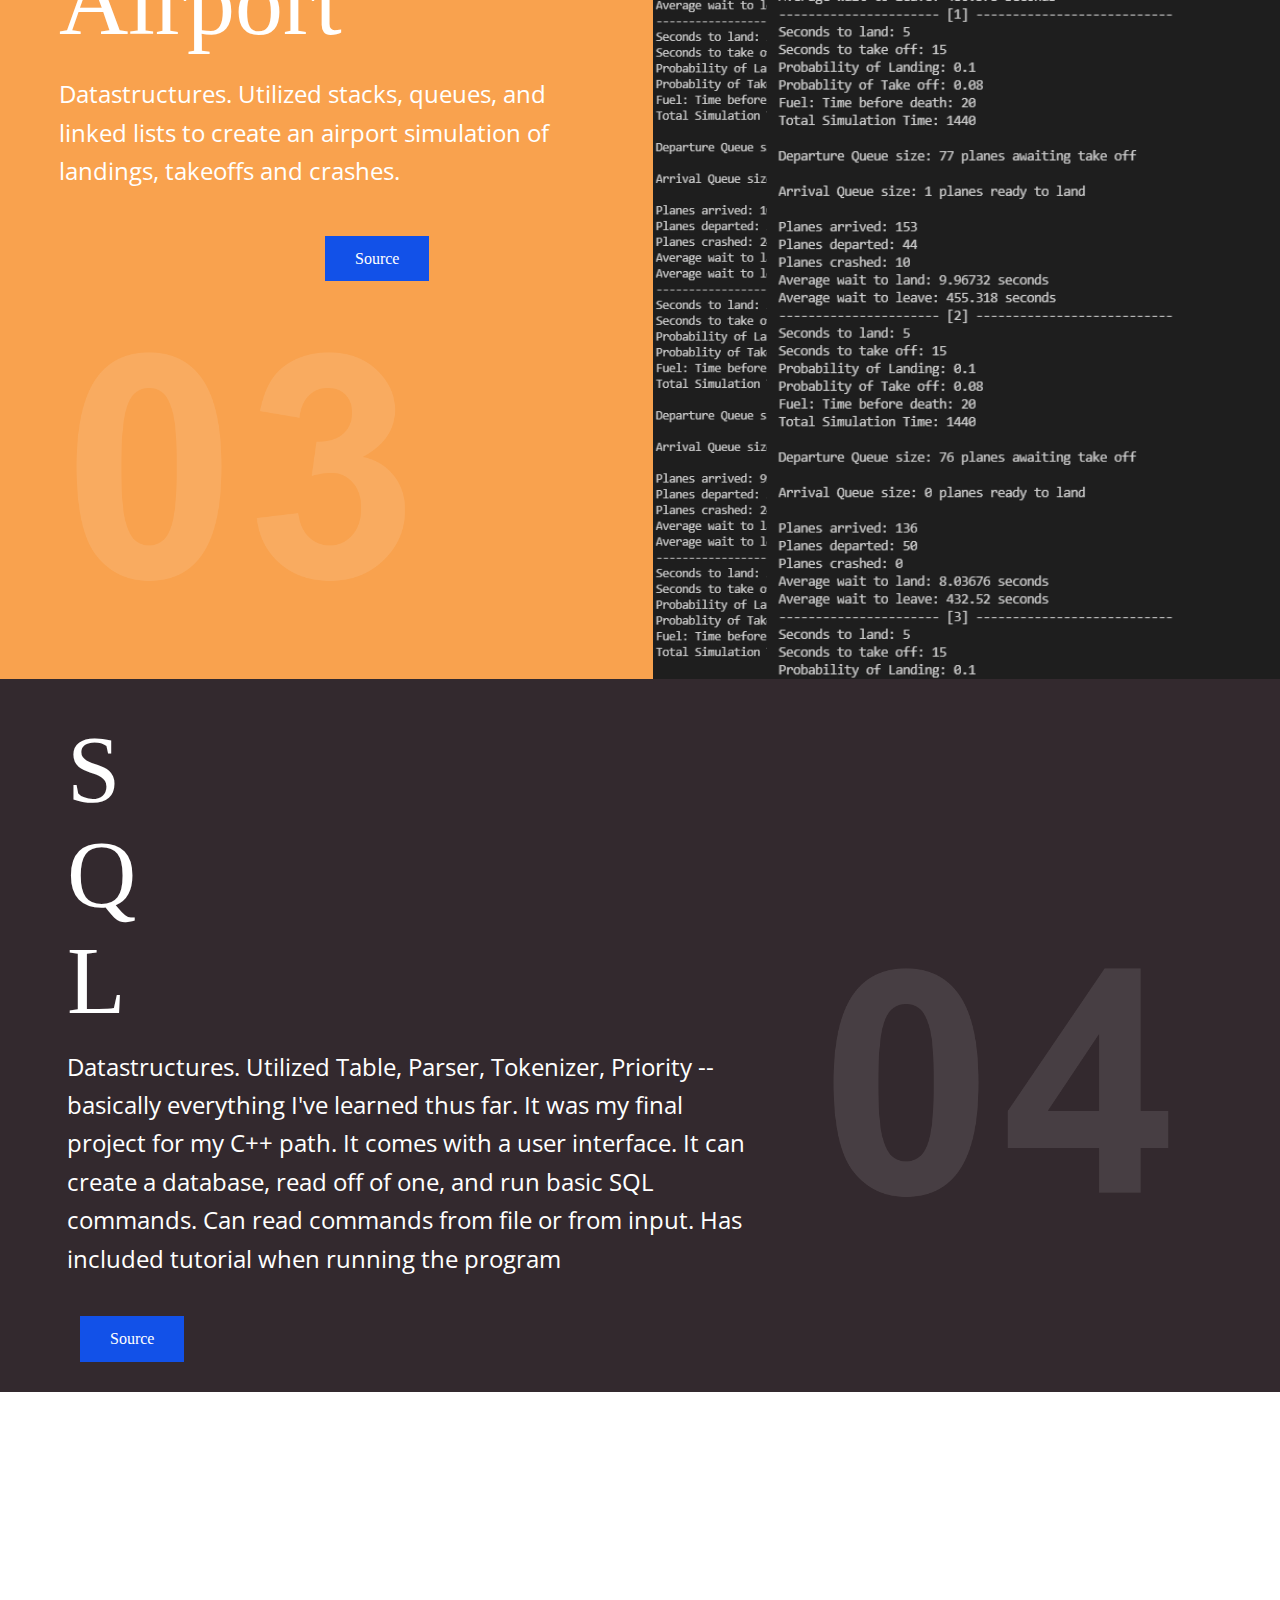
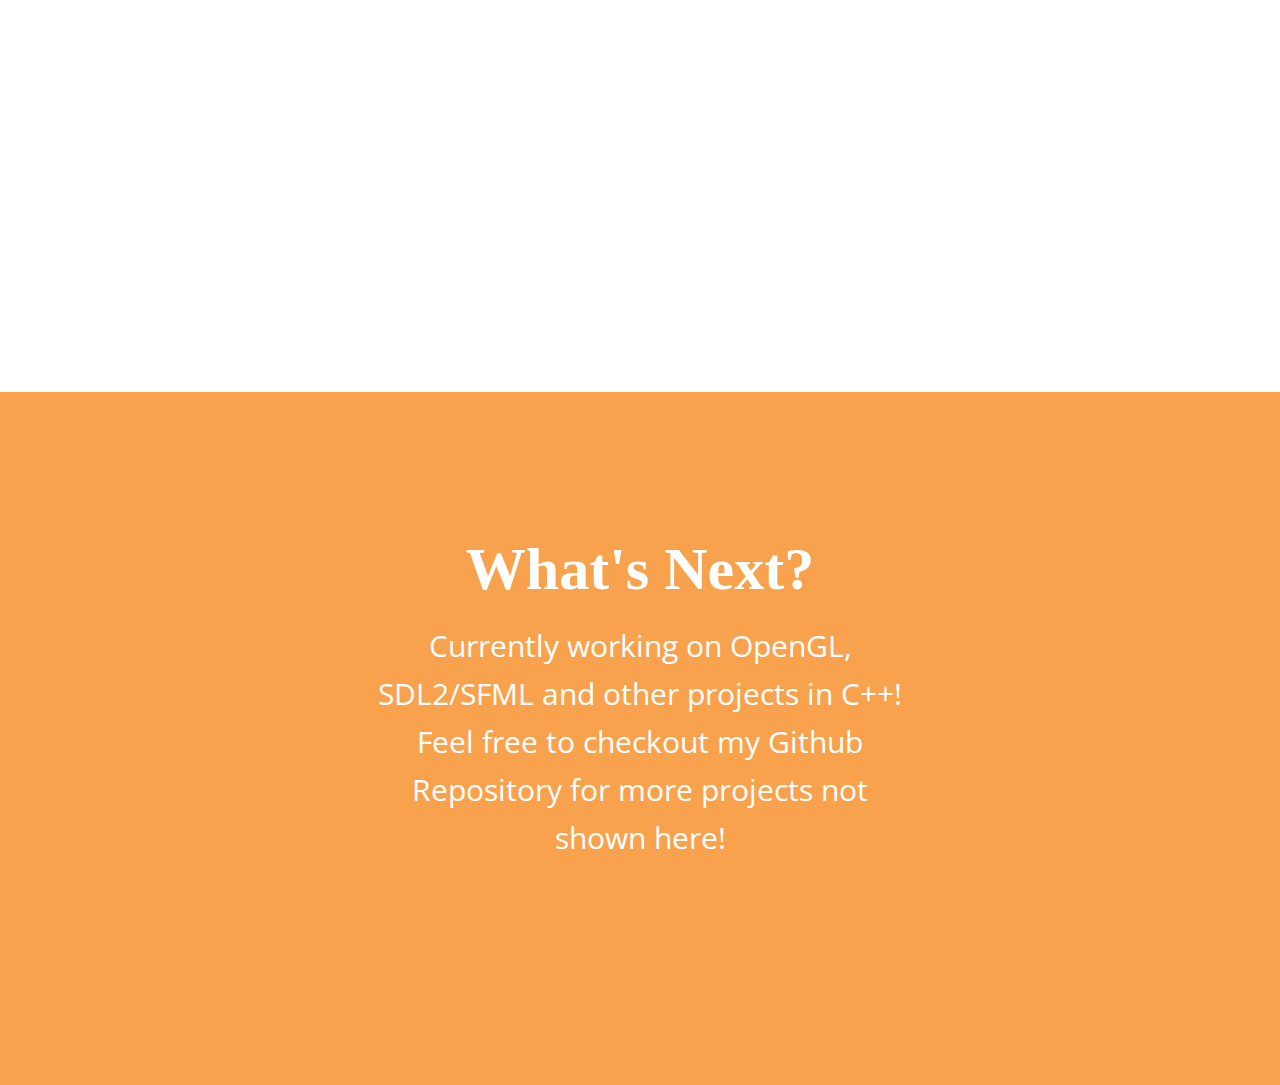
<file: C++.html>
<!DOCTYPE html>
<html style="font-size: 16px;" lang="en"><head>
    <meta name="viewport" content="width=device-width, initial-scale=1.0">
    <meta charset="utf-8">
    <meta name="keywords" content="AroundMe, AroundMe: Everything you need to know!, AroundMe now lets you see who&amp;apos;s online for more efficient DM&amp;apos;ing, AroundMe is testing out a question-asking feature in Stories, AroundMe adds video chat!, How much does it cost?">
    <meta name="description" content="">
    <title>C++</title>
    <link rel="stylesheet" href="nicepage.css" media="screen">
<link rel="stylesheet" href="C++.css" media="screen">
    <script class="u-script" type="text/javascript" src="jquery-1.9.1.min.js" defer=""></script>
    <script class="u-script" type="text/javascript" src="nicepage.js" defer=""></script>
    <meta name="generator" content="Nicepage 5.2.4, nicepage.com">
    <link id="u-theme-google-font" rel="stylesheet" href="https://fonts.googleapis.com/css?family=Roboto:100,100i,300,300i,400,400i,500,500i,700,700i,900,900i|Open+Sans:300,300i,400,400i,500,500i,600,600i,700,700i,800,800i">
    
    
    
    
    
    
    
    <script type="application/ld+json">{
		"@context": "http://schema.org",
		"@type": "Organization",
		"name": ""
}</script>
    <meta name="theme-color" content="#1251e8">
    <meta property="og:title" content="C++">
    <meta property="og:type" content="website">
  </head>
  <body class="u-body u-xl-mode" data-lang="en"><header class="u-clearfix u-header u-header" id="sec-bdfa"><div class="u-clearfix u-sheet u-sheet-1">
        <nav class="u-align-left u-menu u-menu-hamburger u-offcanvas u-menu-1" data-responsive-from="XL">
          <div class="menu-collapse">
            <a class="u-button-style u-nav-link" href="#" style="padding: 4px 0px; font-size: calc(1em + 8px);">
              <svg class="u-svg-link" preserveAspectRatio="xMidYMin slice" viewBox="0 0 302 302" style=""><use xlink:href="#svg-5c50"></use></svg>
              <svg xmlns="http://www.w3.org/2000/svg" xmlns:xlink="http://www.w3.org/1999/xlink" version="1.1" id="svg-5c50" x="0px" y="0px" viewBox="0 0 302 302" style="enable-background:new 0 0 302 302;" xml:space="preserve" class="u-svg-content"><g><rect y="36" width="302" height="30"></rect><rect y="236" width="302" height="30"></rect><rect y="136" width="302" height="30"></rect>
</g><g></g><g></g><g></g><g></g><g></g><g></g><g></g><g></g><g></g><g></g><g></g><g></g><g></g><g></g><g></g></svg>
            </a>
          </div>
          <div class="u-nav-container">
            <ul class="u-nav u-unstyled u-nav-1"><li class="u-nav-item"><a class="u-button-style u-nav-link u-text-active-palette-1-base u-text-hover-palette-2-base" href="/C.html" style="padding: 10px 20px;">C++</a>
</li><li class="u-nav-item"><a class="u-button-style u-nav-link u-text-active-palette-1-base u-text-hover-palette-2-base" href="/Pythons.html" style="padding: 10px 20px;">Pythons</a>
</li><li class="u-nav-item"><a class="u-button-style u-nav-link u-text-active-palette-1-base u-text-hover-palette-2-base" href="/Javas.html" style="padding: 10px 20px;">Javas</a>
</li><li class="u-nav-item"><a class="u-button-style u-nav-link u-text-active-palette-1-base u-text-hover-palette-2-base" href="/Webs.html" style="padding: 10px 20px;">Webs</a>
</li><li class="u-nav-item"><a class="u-button-style u-nav-link u-text-active-palette-1-base u-text-hover-palette-2-base" href="/Home.html" style="padding: 10px 20px;">Home</a>
</li></ul>
          </div>
          <div class="u-nav-container-collapse">
            <div class="u-align-center u-black u-container-style u-inner-container-layout u-opacity u-opacity-95 u-sidenav">
              <div class="u-inner-container-layout u-sidenav-overflow">
                <div class="u-menu-close"></div>
                <ul class="u-align-center u-nav u-popupmenu-items u-unstyled u-nav-2"><li class="u-nav-item"><a class="u-button-style u-nav-link" href="/C.html">C++</a>
</li><li class="u-nav-item"><a class="u-button-style u-nav-link" href="/Pythons.html">Pythons</a>
</li><li class="u-nav-item"><a class="u-button-style u-nav-link" href="/Javas.html">Javas</a>
</li><li class="u-nav-item"><a class="u-button-style u-nav-link" href="/Webs.html">Webs</a>
</li><li class="u-nav-item"><a class="u-button-style u-nav-link" href="/Home.html">Home</a>
</li></ul>
              </div>
            </div>
            <div class="u-black u-menu-overlay u-opacity u-opacity-70"></div>
          </div>
        </nav>
      </div></header> 
    <section class="u-clearfix u-palette-3-light-1 u-section-1" id="sec-43a3">
      <div class="u-clearfix u-sheet u-sheet-1">
        <div class="u-clearfix u-expanded-width u-layout-wrap u-layout-wrap-1">
          <div class="u-layout">
            <div class="u-layout-row">
              <div class="u-container-style u-layout-cell u-left-cell u-size-30 u-layout-cell-1">
                <div class="u-container-layout u-container-layout-1">
                  <h1 class="u-custom-font u-text u-title u-text-1">PacMan</h1>
                  <p class="u-custom-font u-text u-text-2"> My first ever major C++ Project. Screen updates with every move, with a customizable map an​d interface. Made 2 versions, one is repl.it specific and the other is via any IDE. The @ sign is pacman while the $ sign are the ghosts. * are the walls</p>
                  <a href="https://github.com/TeachMeTW/Pacman" class="u-btn u-button-style u-custom-color-2 u-custom-font u-btn-1">Source</a>
                </div>
              </div>
              <div class="u-container-style u-image u-layout-cell u-right-cell u-size-30 u-image-1" data-image-width="701" data-image-height="909">
                <div class="u-container-layout">
                  <img src="/images/Untitled1.png" alt="" class="u-image u-image-contain u-image-default u-opacity u-opacity-20 u-image-2" data-image-width="522" data-image-height="447">
                </div>
              </div>
            </div>
          </div>
        </div>
      </div>
    </section>
    <section class="u-clearfix u-section-2" id="sec-5007">
      <div class="u-clearfix u-expanded-width u-layout-wrap u-layout-wrap-1">
        <div class="u-layout">
          <div class="u-layout-row">
            <div class="u-container-style u-layout-cell u-left-cell u-palette-2-dark-3 u-size-60 u-layout-cell-1">
              <div class="u-container-layout u-container-layout-1">
                <img class="u-image u-image-default u-image-1" src="/images/Match.png" alt="" data-image-width="856" data-image-height="561">
                <h1 class="u-custom-font u-text u-title u-text-1">MatchMaker</h1>
                <p class="u-custom-font u-text u-text-2"> Created a matchmaker that utilized tuples and logic design. Matched randomly generated profile based on attributes, location, and other characteristics.</p>
                <a href="https://github.com/TeachMeTW/Match-Project" class="u-btn u-button-style u-custom-font u-palette-1-base u-btn-1">Source</a>
                <img src="/images/Untitled12.png" alt="" class="u-image u-image-contain u-image-default u-opacity u-opacity-10 u-image-2" data-image-width="566" data-image-height="447">
              </div>
            </div>
          </div>
        </div>
      </div>
    </section>
    <section class="u-clearfix u-section-3" id="sec-a8e0">
      <div class="u-clearfix u-expanded-width-sm u-expanded-width-xs u-gutter-0 u-layout-wrap u-layout-wrap-1">
        <div class="u-layout">
          <div class="u-layout-row">
            <div class="u-container-style u-layout-cell u-palette-3-light-1 u-right-cell u-size-35 u-layout-cell-1">
              <div class="u-container-layout u-container-layout-1">
                <h1 class="u-custom-font u-text u-title u-text-1">Airport</h1>
                <p class="u-text u-text-2"> Datastructures. Utilized stacks, queues, and linked lists to create an airport simulation of landings, takeoffs and crashes.</p>
                <a href="https://github.com/TeachMeTW/Airport-Project" class="u-btn u-button-style u-custom-font u-palette-1-base u-btn-1">Source</a>
                <img src="/images/Untitled13.png" alt="" class="u-image u-image-contain u-image-default u-opacity u-opacity-10 u-image-1" data-image-width="566" data-image-height="447">
              </div>
            </div>
            <div class="u-container-style u-layout-cell u-left-cell u-size-25 u-layout-cell-2">
              <div class="u-container-layout u-container-layout-2">
                <img class="u-absolute-hcenter-sm u-absolute-hcenter-xs u-expanded u-image u-image-default" src="/images/68747470733a2f2f692e696d6775722e636f6d2f445261796976582e706e67.png" alt="" data-image-width="503" data-image-height="1194">
              </div>
            </div>
          </div>
        </div>
      </div>
      <img class="u-expanded-height u-hidden-sm u-hidden-xs u-image u-image-default u-image-3" src="/images/68747470733a2f2f692e696d6775722e636f6d2f427944635862332e706e67.png" alt="" data-image-width="492" data-image-height="1201">
    </section>
    <section class="u-clearfix u-valign-bottom-sm u-valign-middle-lg u-valign-middle-xl u-section-4" id="carousel_99ba">
      <div class="u-clearfix u-expanded-width u-layout-wrap u-layout-wrap-1">
        <div class="u-layout" style="">
          <div class="u-layout-row" style="">
            <div class="u-container-style u-layout-cell u-palette-2-dark-3 u-right-cell u-size-60 u-layout-cell-1">
              <div class="u-container-layout u-container-layout-1">
                <h1 class="u-custom-font u-text u-title u-text-1">SQL</h1>
                <img src="/images/Untitled14.png" alt="" class="u-image u-image-contain u-image-default u-opacity u-opacity-10 u-image-1" data-image-width="566" data-image-height="447">
                <p class="u-text u-text-2"> Datastructures. Utilized Table, Parser, Tokenizer, Priority -- basically everything I've learned thus far. It was my final project for my C++ path. It comes with a user interface. It can create a database, read off of one, and run basic SQL commands. Can read commands from file or from input. Has included tutorial when running the program</p>
                <a href="https://github.com/TeachMeTW/SQL-from-Scratch" class="u-btn u-button-style u-custom-font u-palette-1-base u-btn-1">Source</a>
              </div>
            </div>
          </div>
        </div>
      </div>
    </section>
    <section class="u-clearfix u-video u-video-contain u-section-5" id="sec-b3c8">
      <div class="u-background-video u-expanded u-video-contain" style="">
        <div class="embed-responsive embed-responsive-1">
          <iframe style="position: absolute;top: 0;left: 0;width: 100%;height: 100%;" class="embed-responsive-item" src="https://www.youtube.com/embed/dVP_CAIB-IY?playlist=dVP_CAIB-IY&amp;loop=1&amp;mute=1&amp;showinfo=0&amp;controls=0&amp;start=0&amp;autoplay=1" data-autoplay="1" frameborder="0" allowfullscreen=""></iframe>
        </div>
      </div>
      <div class="u-clearfix u-sheet u-sheet-1"></div>
    </section>
    <section class="u-clearfix u-palette-3-light-1 u-section-6" id="sec-a068">
      <div class="u-clearfix u-sheet u-sheet-1">
        <div class="u-align-center u-container-style u-expanded-width-xs u-group u-group-1">
          <div class="u-container-layout u-valign-middle u-container-layout-1">
            <h2 class="u-custom-font u-text u-text-1">What's Next?</h2>
            <p class="u-text u-text-2">Currently working on OpenGL, SDL2/SFML and other projects in C++! Feel free to checkout my Github Repository for more projects not shown here!</p>
          </div>
        </div>
      </div>
    </section>
    
    
  
  
</body></html>
</file>
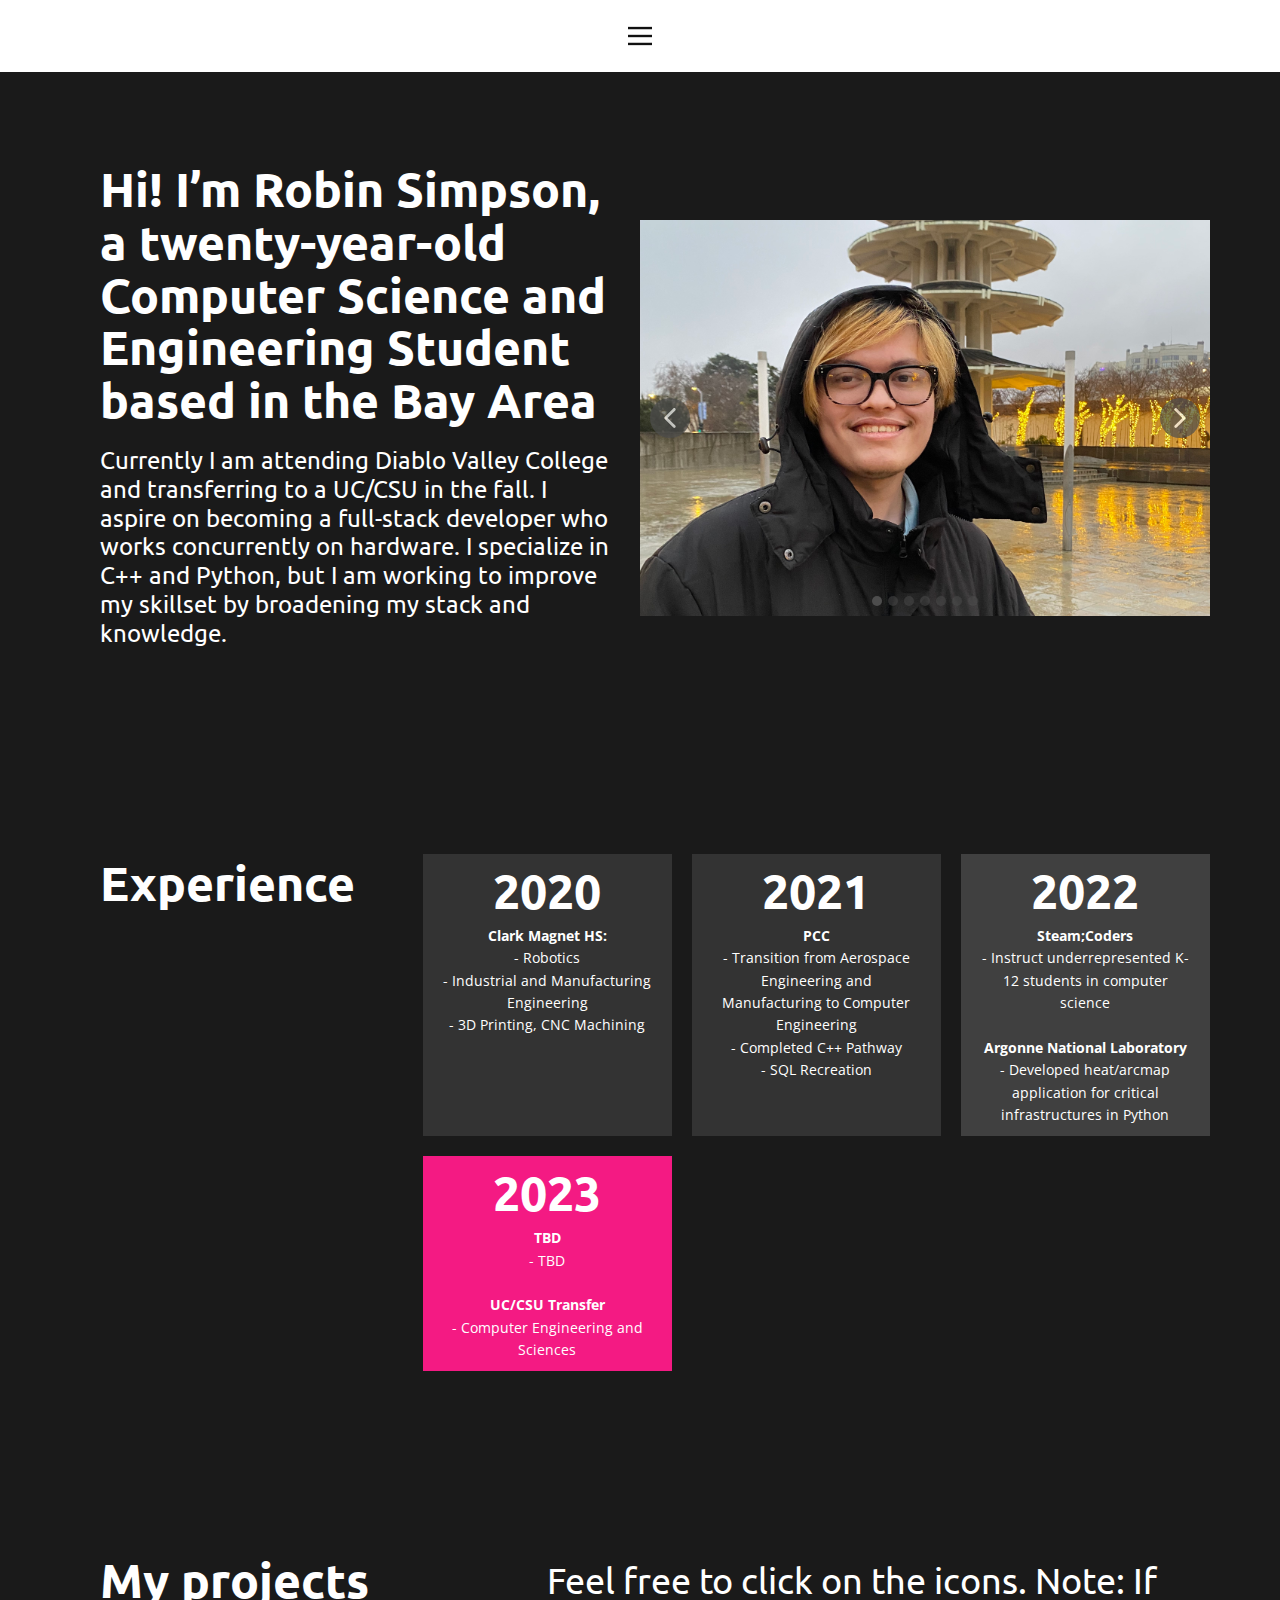
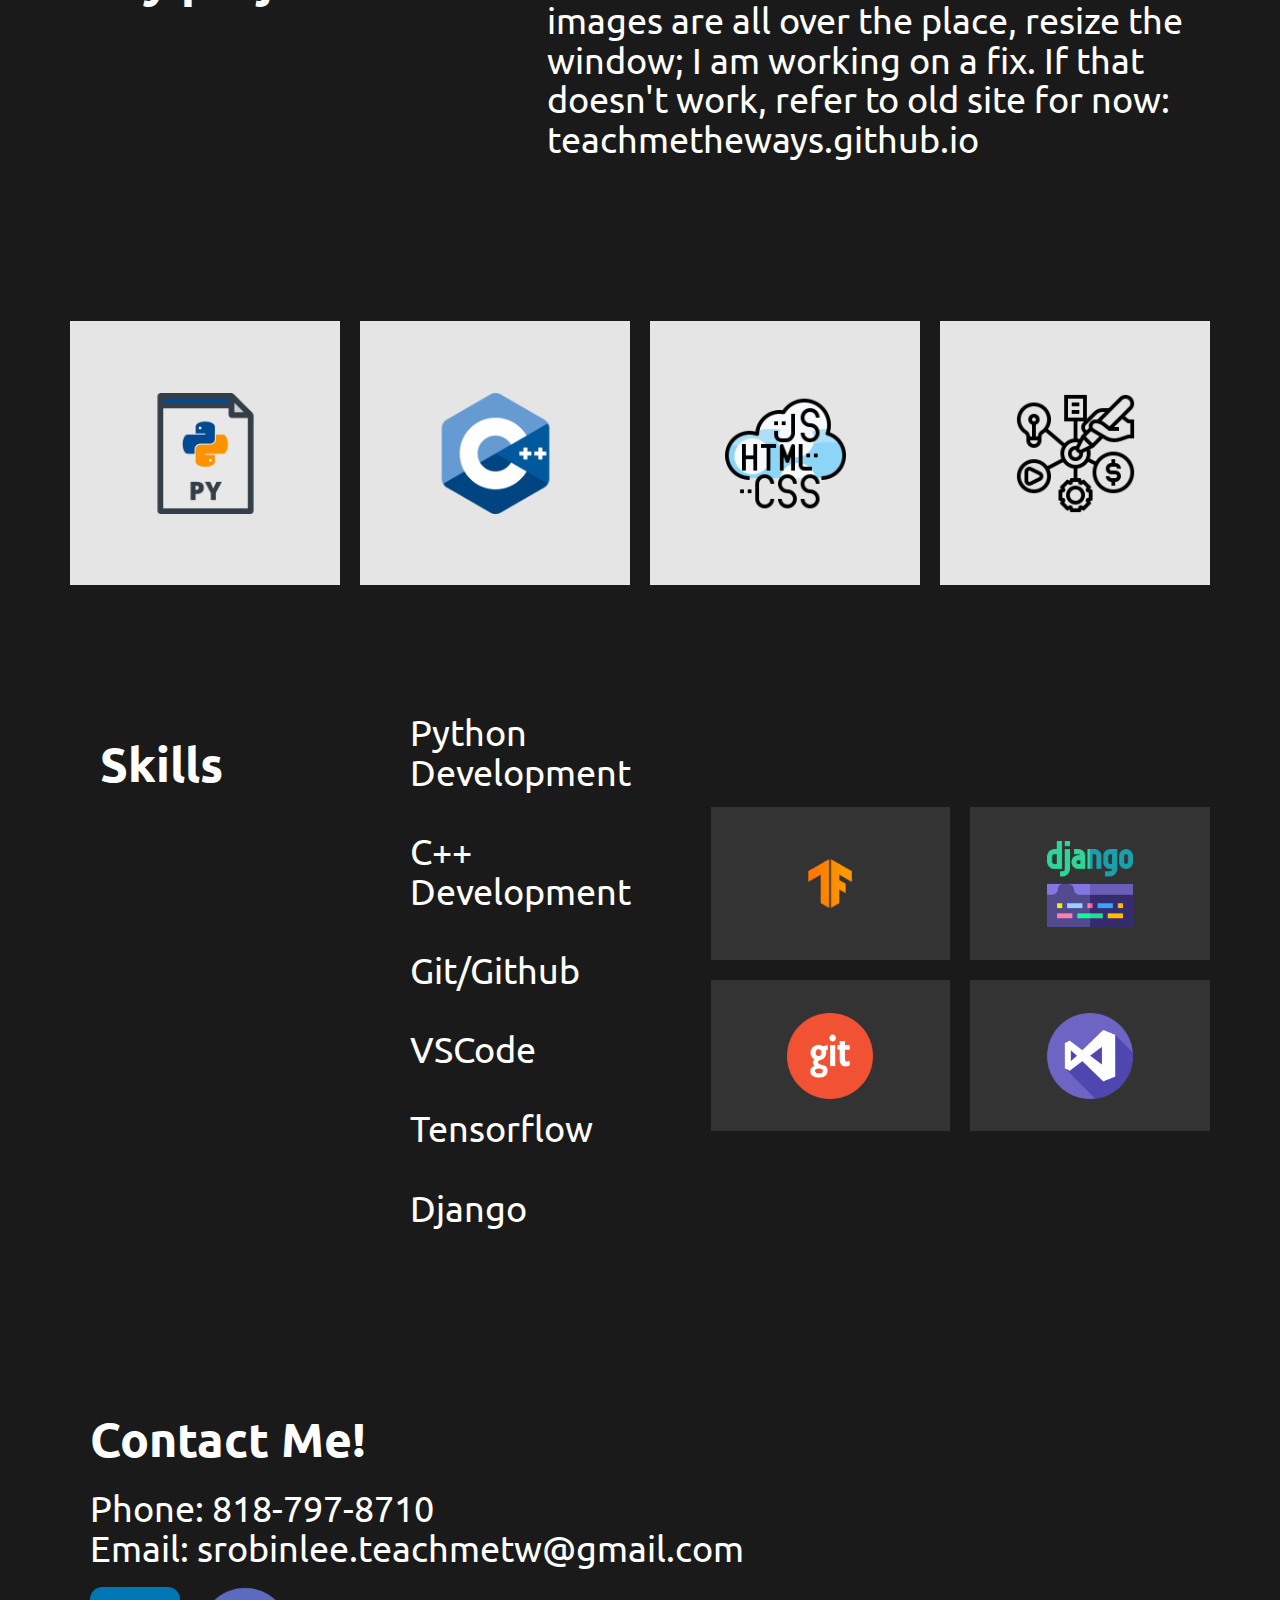
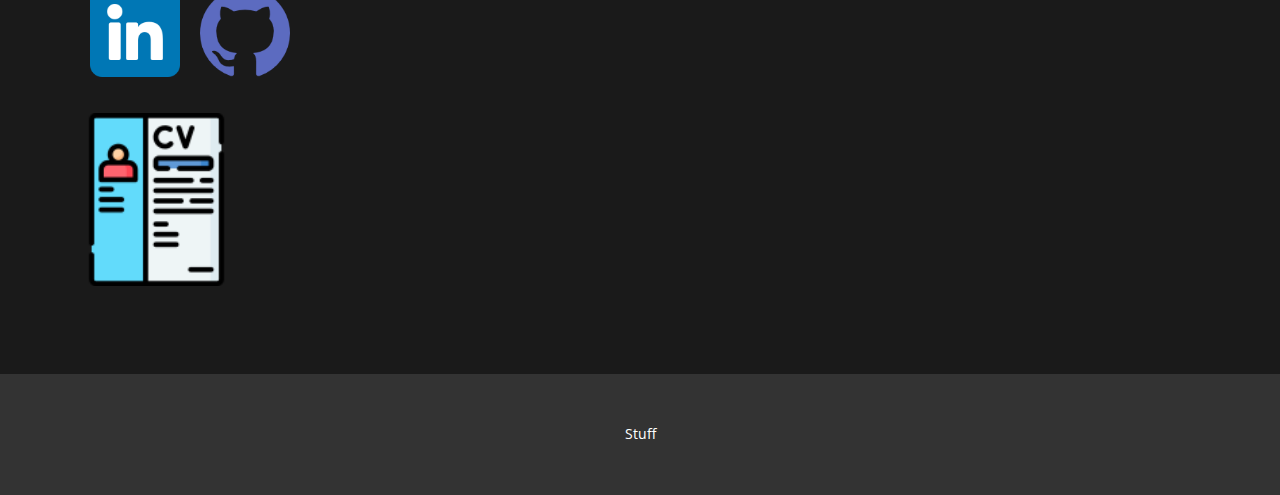
<file: Home.html>
<!DOCTYPE html>
<html style="font-size: 16px;" lang="en"><head>
    <meta name="viewport" content="width=device-width, initial-scale=1.0">
    <meta charset="utf-8">
    <meta name="keywords" content="​I’m Linda Larson, a twenty-nine-year-old UI/UX designer from Los Angeles, CA, 2017, 2018, 2019, 2020, 2021, 2022, ​I&amp;apos;m designed dozens of appealing interfaces for websites and web apps. Take a look at my projects below., ​UI/UX design, Application design, UX research, Visual communication, Prototyping Headline, ​Get your free consultation now!, ​Sign me up!">
    <meta name="description" content="">
    <title>Home</title>
    <link rel="stylesheet" href="nicepage.css" media="screen">
<link rel="stylesheet" href="Home.css" media="screen">
    <script class="u-script" type="text/javascript" src="jquery-1.9.1.min.js" defer=""></script>
    <script class="u-script" type="text/javascript" src="nicepage.js" defer=""></script>
    <meta name="generator" content="Nicepage 5.2.4, nicepage.com">
    <link id="u-theme-google-font" rel="stylesheet" href="https://fonts.googleapis.com/css?family=Roboto:100,100i,300,300i,400,400i,500,500i,700,700i,900,900i|Open+Sans:300,300i,400,400i,500,500i,600,600i,700,700i,800,800i">
    <link id="u-page-google-font" rel="stylesheet" href="https://fonts.googleapis.com/css?family=Ubuntu:300,300i,400,400i,500,500i,700,700i">
    
    
    
    
    
    
    <script type="application/ld+json">{
		"@context": "http://schema.org",
		"@type": "Organization",
		"name": "",
		"url": "/"
}</script>
    <meta name="theme-color" content="#1251e8">
    <meta property="og:title" content="Home">
    <meta property="og:type" content="website">
    <link rel="canonical" href="/">
  </head>
  <body class="u-body u-xl-mode" data-lang="en"><header class="u-clearfix u-header u-header" id="sec-bdfa"><div class="u-clearfix u-sheet u-sheet-1">
        <nav class="u-align-left u-menu u-menu-hamburger u-offcanvas u-menu-1" data-responsive-from="XL">
          <div class="menu-collapse">
            <a class="u-button-style u-nav-link" href="#" style="padding: 4px 0px; font-size: calc(1em + 8px);">
              <svg class="u-svg-link" preserveAspectRatio="xMidYMin slice" viewBox="0 0 302 302" style=""><use xlink:href="#svg-5c50"></use></svg>
              <svg xmlns="http://www.w3.org/2000/svg" xmlns:xlink="http://www.w3.org/1999/xlink" version="1.1" id="svg-5c50" x="0px" y="0px" viewBox="0 0 302 302" style="enable-background:new 0 0 302 302;" xml:space="preserve" class="u-svg-content"><g><rect y="36" width="302" height="30"></rect><rect y="236" width="302" height="30"></rect><rect y="136" width="302" height="30"></rect>
</g><g></g><g></g><g></g><g></g><g></g><g></g><g></g><g></g><g></g><g></g><g></g><g></g><g></g><g></g><g></g></svg>
            </a>
          </div>
          <div class="u-nav-container">
            <ul class="u-nav u-unstyled u-nav-1"><li class="u-nav-item"><a class="u-button-style u-nav-link u-text-active-palette-1-base u-text-hover-palette-2-base" href="/C.html" style="padding: 10px 20px;">C++</a>
</li><li class="u-nav-item"><a class="u-button-style u-nav-link u-text-active-palette-1-base u-text-hover-palette-2-base" href="/Pythons.html" style="padding: 10px 20px;">Pythons</a>
</li><li class="u-nav-item"><a class="u-button-style u-nav-link u-text-active-palette-1-base u-text-hover-palette-2-base" href="/Javas.html" style="padding: 10px 20px;">Javas</a>
</li><li class="u-nav-item"><a class="u-button-style u-nav-link u-text-active-palette-1-base u-text-hover-palette-2-base" href="/Webs.html" style="padding: 10px 20px;">Webs</a>
</li><li class="u-nav-item"><a class="u-button-style u-nav-link u-text-active-palette-1-base u-text-hover-palette-2-base" href="/Home.html" style="padding: 10px 20px;">Home</a>
</li></ul>
          </div>
          <div class="u-nav-container-collapse">
            <div class="u-align-center u-black u-container-style u-inner-container-layout u-opacity u-opacity-95 u-sidenav">
              <div class="u-inner-container-layout u-sidenav-overflow">
                <div class="u-menu-close"></div>
                <ul class="u-align-center u-nav u-popupmenu-items u-unstyled u-nav-2"><li class="u-nav-item"><a class="u-button-style u-nav-link" href="/C.html">C++</a>
</li><li class="u-nav-item"><a class="u-button-style u-nav-link" href="/Pythons.html">Pythons</a>
</li><li class="u-nav-item"><a class="u-button-style u-nav-link" href="/Javas.html">Javas</a>
</li><li class="u-nav-item"><a class="u-button-style u-nav-link" href="/Webs.html">Webs</a>
</li><li class="u-nav-item"><a class="u-button-style u-nav-link" href="/Home.html">Home</a>
</li></ul>
              </div>
            </div>
            <div class="u-black u-menu-overlay u-opacity u-opacity-70"></div>
          </div>
        </nav>
      </div></header>
    <section class="u-clearfix u-grey-90 u-section-1" id="carousel_a79e">
      <div class="u-clearfix u-sheet u-valign-middle-lg u-valign-middle-xl u-sheet-1">
        <div class="u-clearfix u-expanded-width u-layout-wrap u-layout-wrap-1">
          <div class="u-layout">
            <div class="u-layout-row">
              <div class="u-container-style u-layout-cell u-size-30 u-layout-cell-1">
                <div class="u-container-layout u-container-layout-1">
                  <h2 class="u-custom-font u-font-ubuntu u-text u-text-default u-text-1"> Hi! I’m Robin Simpson, a twenty-year-old Computer Science and Engineering Student based in the Bay Area</h2>
                  <h5 class="u-custom-font u-font-ubuntu u-text u-text-default u-text-2"> Currently I am attending Diablo Valley College and transferring to a UC/CSU in the fall. I aspire on becoming a full-stack developer who works concurrently on hardware. I specialize in C++ and Python, but I am working to improve my skillset by broadening my stack and knowledge.</h5>
                </div>
              </div>
              <div class="u-container-style u-layout-cell u-size-30 u-layout-cell-2">
                <div class="u-container-layout u-valign-middle-lg u-valign-middle-xl u-container-layout-2">
                  <div class="u-carousel u-expanded-width u-gallery u-gallery-slider u-layout-carousel u-lightbox u-no-transition u-show-text-on-hover u-gallery-1" id="carousel-018a" data-interval="5000" data-u-ride="carousel">
                    <ol class="u-absolute-hcenter u-carousel-indicators u-carousel-indicators-1">
                      <li data-u-target="#carousel-018a" data-u-slide-to="0" class="u-active u-grey-70 u-shape-circle" style="width: 10px; height: 10px;"></li>
                      <li data-u-target="#carousel-018a" data-u-slide-to="1" class="u-grey-70 u-shape-circle" style="width: 10px; height: 10px;"></li>
                      <li data-u-target="#carousel-018a" data-u-slide-to="2" class="u-grey-70 u-shape-circle" style="width: 10px; height: 10px;"></li>
                      <li data-u-target="#carousel-018a" data-u-slide-to="3" class="u-grey-70 u-shape-circle" style="width: 10px; height: 10px;"></li>
                      <li data-u-target="#carousel-018a" data-u-slide-to="4" class="u-grey-70 u-shape-circle" style="width: 10px; height: 10px;"></li>
                      <li data-u-target="#carousel-018a" data-u-slide-to="5" class="u-grey-70 u-shape-circle" style="width: 10px; height: 10px;"></li>
                      <li data-u-target="#carousel-018a" data-u-slide-to="6" class="u-grey-70 u-shape-circle" style="width: 10px; height: 10px;"></li>
                    </ol>
                    <div class="u-carousel-inner u-gallery-inner" role="listbox">
                      <div class="u-active u-carousel-item u-effect-fade u-gallery-item u-carousel-item-1">
                        <div class="u-back-slide" data-image-width="3024" data-image-height="4032">
                          <img class="u-back-image u-expanded u-back-image-1" src="/images/IMG-0770.jpg" alt="">
                        </div>
                        <div class="u-align-center u-over-slide u-shading u-valign-bottom u-over-slide-1">
                          <h3 class="u-gallery-heading"></h3>
                          <p class="u-gallery-text"></p>
                        </div>
                      </div>
                      <div class="u-carousel-item u-effect-fade u-gallery-item u-carousel-item-2" data-image-width="1461" data-image-height="1080">
                        <div class="u-back-slide">
                          <img class="u-back-image u-expanded u-back-image-2" src="/images/PXL-20221105-2054098022.jpg" alt="TigerHacks 2022">
                        </div>
                        <div class="u-align-center u-over-slide u-shading u-valign-bottom u-over-slide-2">
                          <h3 class="u-gallery-heading">TigerHacks 2022</h3>
                          <p class="u-gallery-text"></p>
                        </div>
                        <style data-mode="XL" data-visited="true"></style>
                        <style data-mode="LG"></style>
                        <style data-mode="MD" data-visited="true"></style>
                        <style data-mode="SM" data-visited="true"></style>
                        <style data-mode="XS"></style>
                      </div>
                      <div class="u-carousel-item u-effect-fade u-gallery-item u-carousel-item-3" data-image-width="1920" data-image-height="1080">
                        <div class="u-back-slide">
                          <img class="u-back-image u-expanded u-back-image-3" src="/images/hack2.jpg" alt="MakeUC 2022">
                        </div>
                        <div class="u-align-center u-over-slide u-shading u-valign-bottom u-over-slide-3">
                          <h3 class="u-gallery-heading">MakeUC 2022</h3>
                          <p class="u-gallery-text"></p>
                        </div>
                        <style data-mode="XL"></style>
                        <style data-mode="LG"></style>
                        <style data-mode="MD" data-visited="true"></style>
                        <style data-mode="SM" data-visited="true"></style>
                        <style data-mode="XS"></style>
                      </div>
                      <div class="u-carousel-item u-effect-fade u-gallery-item u-carousel-item-4" data-image-width="4032" data-image-height="2268">
                        <div class="u-back-slide">
                          <img class="u-back-image u-expanded u-back-image-4" src="/images/mesa.jpg" alt="Coding With MESA">
                        </div>
                        <div class="u-align-center u-over-slide u-shading u-valign-bottom u-over-slide-4">
                          <h3 class="u-gallery-heading">Coding With MESA</h3>
                          <p class="u-gallery-text"></p>
                        </div>
                        <style data-mode="XL"></style>
                        <style data-mode="LG"></style>
                        <style data-mode="MD" data-visited="true"></style>
                        <style data-mode="SM" data-visited="true"></style>
                        <style data-mode="XS"></style>
                      </div>
                      <div class="u-carousel-item u-effect-fade u-gallery-item u-carousel-item-5" data-image-width="1920" data-image-height="1080">
                        <div class="u-back-slide">
                          <img class="u-back-image u-expanded u-back-image-5" src="/images/IMG-0987.jpg" alt="Datastructures and Algorithms Class 2021">
                        </div>
                        <div class="u-align-center u-over-slide u-shading u-valign-bottom u-over-slide-5">
                          <h3 class="u-gallery-heading">Datastructures and Algorithms Class 2021</h3>
                          <p class="u-gallery-text"></p>
                        </div>
                        <style data-mode="XL"></style>
                        <style data-mode="LG"></style>
                        <style data-mode="MD" data-visited="true"></style>
                        <style data-mode="SM" data-visited="true"></style>
                        <style data-mode="XS"></style>
                      </div>
                      <div class="u-carousel-item u-effect-fade u-gallery-item u-carousel-item-6" data-image-width="4026" data-image-height="2525">
                        <div class="u-back-slide">
                          <img class="u-back-image u-expanded u-back-image-6" src="/images/IMG-9125.jpg">
                        </div>
                        <div class="u-align-center u-over-slide u-shading u-valign-bottom u-over-slide-6">
                          <h3 class="u-gallery-heading"></h3>
                          <p class="u-gallery-text"></p>
                        </div>
                        <style data-mode="XL" data-visited="true"></style>
                        <style data-mode="LG"></style>
                        <style data-mode="MD" data-visited="true"></style>
                        <style data-mode="SM" data-visited="true"></style>
                        <style data-mode="XS"></style>
                      </div>
                      <div class="u-carousel-item u-effect-fade u-gallery-item u-carousel-item-7">
                        <div class="u-back-slide" data-image-width="2315" data-image-height="3087">
                          <img class="u-back-image u-expanded u-back-image-7" src="/images/RenderedImage.jpg" alt="">
                        </div>
                        <div class="u-align-center u-over-slide u-shading u-valign-bottom u-over-slide-7">
                          <h3 class="u-gallery-heading"></h3>
                          <p class="u-gallery-text"></p>
                        </div>
                      </div>
                    </div>
                    <a class="u-absolute-vcenter u-carousel-control u-carousel-control-prev u-grey-70 u-icon-circle u-opacity u-opacity-70 u-spacing-10 u-text-white u-carousel-control-1" href="#carousel-018a" role="button" data-u-slide="prev">
                      <span aria-hidden="true">
                        <svg viewBox="0 0 451.847 451.847"><path d="M97.141,225.92c0-8.095,3.091-16.192,9.259-22.366L300.689,9.27c12.359-12.359,32.397-12.359,44.751,0
c12.354,12.354,12.354,32.388,0,44.748L173.525,225.92l171.903,171.909c12.354,12.354,12.354,32.391,0,44.744
c-12.354,12.365-32.386,12.365-44.745,0l-194.29-194.281C100.226,242.115,97.141,234.018,97.141,225.92z"></path></svg>
                      </span>
                      <span class="sr-only">
                        <svg viewBox="0 0 451.847 451.847"><path d="M97.141,225.92c0-8.095,3.091-16.192,9.259-22.366L300.689,9.27c12.359-12.359,32.397-12.359,44.751,0
c12.354,12.354,12.354,32.388,0,44.748L173.525,225.92l171.903,171.909c12.354,12.354,12.354,32.391,0,44.744
c-12.354,12.365-32.386,12.365-44.745,0l-194.29-194.281C100.226,242.115,97.141,234.018,97.141,225.92z"></path></svg>
                      </span>
                    </a>
                    <a class="u-absolute-vcenter u-carousel-control u-carousel-control-next u-grey-70 u-icon-circle u-opacity u-opacity-70 u-spacing-10 u-text-white u-carousel-control-2" href="#carousel-018a" role="button" data-u-slide="next">
                      <span aria-hidden="true">
                        <svg viewBox="0 0 451.846 451.847"><path d="M345.441,248.292L151.154,442.573c-12.359,12.365-32.397,12.365-44.75,0c-12.354-12.354-12.354-32.391,0-44.744
L278.318,225.92L106.409,54.017c-12.354-12.359-12.354-32.394,0-44.748c12.354-12.359,32.391-12.359,44.75,0l194.287,194.284
c6.177,6.18,9.262,14.271,9.262,22.366C354.708,234.018,351.617,242.115,345.441,248.292z"></path></svg>
                      </span>
                      <span class="sr-only">
                        <svg viewBox="0 0 451.846 451.847"><path d="M345.441,248.292L151.154,442.573c-12.359,12.365-32.397,12.365-44.75,0c-12.354-12.354-12.354-32.391,0-44.744
L278.318,225.92L106.409,54.017c-12.354-12.359-12.354-32.394,0-44.748c12.354-12.359,32.391-12.359,44.75,0l194.287,194.284
c6.177,6.18,9.262,14.271,9.262,22.366C354.708,234.018,351.617,242.115,345.441,248.292z"></path></svg>
                      </span>
                    </a>
                  </div>
                </div>
              </div>
            </div>
          </div>
        </div>
      </div>
    </section>
    <section class="u-clearfix u-grey-90 u-section-2" id="carousel_1822">
      <div class="u-clearfix u-sheet u-sheet-1">
        <div class="u-clearfix u-expanded-width u-layout-wrap u-layout-wrap-1">
          <div class="u-layout">
            <div class="u-layout-row">
              <div class="u-container-style u-layout-cell u-size-17 u-layout-cell-1">
                <div class="u-container-layout u-valign-bottom-sm u-valign-bottom-xs u-valign-top-lg u-valign-top-md u-valign-top-xl u-container-layout-1">
                  <h5 class="u-custom-font u-font-ubuntu u-text u-text-default u-text-1"> Experience</h5>
                </div>
              </div>
              <div class="u-container-style u-layout-cell u-size-43 u-layout-cell-2">
                <div class="u-container-layout u-container-layout-2">
                  <div class="u-expanded-width u-list u-list-1">
                    <div class="u-repeater u-repeater-1">
                      <div class="u-container-align-center u-container-style u-custom-item u-grey-80 u-list-item u-repeater-item u-shape-rectangle">
                        <div class="u-container-layout u-similar-container u-valign-top u-container-layout-3">
                          <h2 class="u-align-center u-custom-font u-font-ubuntu u-text u-text-default u-text-2">2020</h2>
                          <p class="u-align-center u-text u-text-default u-text-3">
                            <span style="font-weight: 700;">Clark Magnet HS:</span>
                            <br>- Robotics<br>- Industrial and Manufacturing Engineering<br>- 3D Printing, CNC Machining
                          </p>
                        </div>
                      </div>
                      <div class="u-container-align-center u-container-style u-custom-item u-grey-80 u-list-item u-repeater-item u-shape-rectangle">
                        <div class="u-container-layout u-similar-container u-valign-top u-container-layout-4">
                          <h2 class="u-align-center u-custom-font u-font-ubuntu u-text u-text-default u-text-4">2021</h2>
                          <p class="u-align-center u-text u-text-default u-text-5">
                            <span style="font-weight: 700;">PCC</span>
                            <br>- Transition from Aerospace Engineering and Manufacturing to Computer Engineering<br>- Completed C++ Pathway<br>- SQL Recreation
                          </p>
                        </div>
                      </div>
                      <div class="u-container-align-center u-container-style u-custom-item u-grey-75 u-list-item u-repeater-item u-shape-rectangle">
                        <div class="u-container-layout u-similar-container u-valign-top u-container-layout-5">
                          <h2 class="u-align-center u-custom-font u-font-ubuntu u-text u-text-default u-text-6">2022</h2>
                          <p class="u-align-center u-text u-text-default u-text-7">
                            <span style="font-weight: 700;">Steam;Coders</span>
                            <br>- Instruct underrepresented K-12 students in computer science<br>
                            <br>
                            <span style="font-weight: 700;">Argonne National Laboratory</span>
                            <br>- Developed heat/arcmap application for critical infrastructures in Python
                          </p>
                        </div>
                      </div>
                      <div class="u-container-align-center u-container-style u-custom-item u-list-item u-palette-2-base u-repeater-item u-shape-rectangle">
                        <div class="u-container-layout u-similar-container u-valign-top u-container-layout-6">
                          <h2 class="u-align-center u-custom-font u-font-ubuntu u-text u-text-default u-text-8">2023</h2>
                          <p class="u-align-center u-text u-text-default u-text-9">
                            <span style="font-weight: 700;">TBD</span>
                            <br>-&nbsp;<span style="font-weight: 400;">TBD</span>
                            <br>
                            <br>
                            <span style="font-weight: 700;">UC/CSU Transfer</span>
                            <br>- Computer Engineering and Sciences<span style="font-weight: 700;"></span>
                          </p>
                        </div>
                      </div>
                    </div>
                  </div>
                </div>
              </div>
            </div>
          </div>
        </div>
      </div>
    </section>
    <section class="u-clearfix u-grey-90 u-section-3" id="carousel_8040">
      <div class="u-clearfix u-sheet u-sheet-1">
        <div class="u-clearfix u-expanded-width u-layout-wrap u-layout-wrap-1">
          <div class="u-layout">
            <div class="u-layout-row">
              <div class="u-container-style u-layout-cell u-size-24 u-layout-cell-1">
                <div class="u-container-layout u-valign-middle-sm u-valign-middle-xs u-container-layout-1">
                  <h4 class="u-custom-font u-font-ubuntu u-text u-text-default u-text-1"> My projects</h4>
                </div>
              </div>
              <div class="u-container-style u-layout-cell u-size-36 u-layout-cell-2">
                <div class="u-container-layout u-container-layout-2">
                  <h2 class="u-custom-font u-font-ubuntu u-text u-text-default u-text-2"> Feel free to click on the icons. Note: If images are all over the place, resize the window; I am working on a fix. If that doesn't work, refer to old site for now: teachmetheways.github.io</h2>
                </div>
              </div>
            </div>
          </div>
        </div>
        <div class="u-expanded-width u-list u-list-1">
          <div class="u-repeater u-repeater-1">
            <div class="u-container-style u-grey-10 u-list-item u-repeater-item u-list-item-1" data-href="/Pythons.html" title="Python 1">
              <div class="u-container-layout u-similar-container u-valign-middle u-container-layout-3"><span class="u-file-icon u-icon u-icon-1"><img src="/images/180867.png" alt=""></span>
              </div>
            </div>
            <div class="u-container-align-center-sm u-container-align-center-xs u-container-style u-grey-10 u-list-item u-repeater-item u-list-item-2" data-href="/C++.html" title="C++">
              <div class="u-container-layout u-similar-container u-valign-middle u-container-layout-4"><span class="u-file-icon u-icon u-icon-2"><img src="/images/6132222.png" alt=""></span>
              </div>
            </div>
            <div class="u-container-align-center-sm u-container-align-center-xs u-container-style u-grey-10 u-list-item u-repeater-item u-list-item-3" data-href="/Webs.html" title="Webs">
              <div class="u-container-layout u-similar-container u-valign-middle u-container-layout-5"><span class="u-file-icon u-icon u-icon-3"><img src="/images/2085263.png" alt=""></span>
              </div>
            </div>
            <div class="u-container-align-center-sm u-container-align-center-xs u-container-style u-grey-10 u-list-item u-repeater-item u-list-item-4" data-href="/Javas.html" title="Javas">
              <div class="u-container-layout u-similar-container u-valign-middle u-container-layout-6"><span class="u-file-icon u-icon u-icon-4"><img src="/images/3195457.png" alt=""></span>
              </div>
            </div>
          </div>
        </div>
      </div>
    </section>
    <section class="u-clearfix u-grey-90 u-section-4" id="carousel_7f0c">
      <div class="u-clearfix u-sheet u-sheet-1">
        <div class="u-clearfix u-expanded-width u-gutter-100 u-layout-wrap u-layout-wrap-1">
          <div class="u-layout">
            <div class="u-layout-row">
              <div class="u-container-style u-layout-cell u-size-11-md u-size-11-sm u-size-11-xs u-size-15-lg u-size-15-xl u-layout-cell-1">
                <div class="u-container-layout u-valign-top-lg u-valign-top-xl u-container-layout-1">
                  <h5 class="u-custom-font u-font-ubuntu u-text u-text-default-lg u-text-default-md u-text-default-xl u-text-1">Skills</h5>
                </div>
              </div>
              <div class="u-container-style u-layout-cell u-size-16-lg u-size-16-xl u-size-30-md u-size-30-sm u-size-30-xs u-layout-cell-2">
                <div class="u-container-layout u-valign-middle-md u-container-layout-2">
                  <h2 class="u-custom-font u-font-ubuntu u-text u-text-default-lg u-text-default-xl u-text-2"> Python<br>Development<br>
                    <br>C++<br>Development<br>
                    <br>Git/Github<br>
                    <br>VSCode<br>
                    <br>Tensorflow<br>
                    <br>Django
                  </h2>
                </div>
              </div>
              <div class="u-container-style u-layout-cell u-size-19-md u-size-19-sm u-size-19-xs u-size-29-lg u-size-29-xl u-layout-cell-3">
                <div class="u-container-layout u-container-layout-3">
                  <div class="u-expanded-width-lg u-expanded-width-sm u-expanded-width-xl u-expanded-width-xs u-list u-list-1">
                    <div class="u-repeater u-repeater-1">
                      <div class="u-container-style u-grey-80 u-list-item u-repeater-item u-list-item-1">
                        <div class="u-container-layout u-similar-container u-valign-middle u-container-layout-4"><span class="u-file-icon u-icon u-icon-1"><img src="/images/icon-all-tensorflow.png" alt=""></span>
                        </div>
                      </div>
                      <div class="u-container-style u-grey-80 u-list-item u-repeater-item u-list-item-2">
                        <div class="u-container-layout u-similar-container u-valign-middle u-container-layout-5"><span class="u-file-icon u-icon u-icon-2"><img src="/images/9307630.png" alt=""></span>
                        </div>
                      </div>
                      <div class="u-container-style u-grey-80 u-list-item u-repeater-item u-list-item-3">
                        <div class="u-container-layout u-similar-container u-valign-middle u-container-layout-6"><span class="u-file-icon u-icon u-icon-3"><img src="/images/4494740.png" alt=""></span>
                        </div>
                      </div>
                      <div class="u-container-style u-grey-80 u-list-item u-repeater-item u-list-item-4">
                        <div class="u-container-layout u-similar-container u-valign-middle u-container-layout-7"><span class="u-file-icon u-icon u-icon-4"><img src="/images/906324.png" alt=""></span>
                        </div>
                      </div>
                    </div>
                  </div>
                </div>
              </div>
            </div>
          </div>
        </div>
      </div>
    </section>
    <section class="u-clearfix u-grey-90 u-section-5" id="carousel_2575">
      <div class="u-clearfix u-sheet u-valign-middle-md u-sheet-1">
        <div class="u-clearfix u-expanded-width-lg u-expanded-width-md u-expanded-width-xl u-expanded-width-xs u-layout-wrap u-layout-wrap-1">
          <div class="u-layout">
            <div class="u-layout-col">
              <div class="u-size-60">
                <div class="u-layout-row">
                  <div class="u-container-style u-layout-cell u-size-60 u-layout-cell-1">
                    <div class="u-container-layout u-container-layout-1">
                      <h5 class="u-custom-font u-font-ubuntu u-text u-text-default u-text-1">Contact Me!</h5>
                      <h2 class="u-custom-font u-font-ubuntu u-text u-text-default u-text-2">Phone: 818-797-8710<br>Email: srobinlee.teachmetw@gmail.com
                      </h2><span class="u-file-icon u-icon u-icon-1" data-href="https://www.linkedin.com/in/robin-simpson-00620520b/"><img src="/images/3536505.png" alt=""></span><span class="u-file-icon u-icon u-icon-2" data-href="https://github.com/TeachMeTW/"><img src="/images/733553.png" alt=""></span><span class="u-file-icon u-file-link u-icon u-icon-3" data-href="/files/R-Resume.pdf"><img src="/images/8859794.png" alt=""></span>
                    </div>
                  </div>
                </div>
              </div>
            </div>
          </div>
        </div>
      </div>
    </section>
    
    
    <footer class="u-align-center u-clearfix u-footer u-grey-80 u-footer" id="sec-d020"><div class="u-clearfix u-sheet u-sheet-1">
        <p class="u-small-text u-text u-text-variant u-text-1">Stuff</p>
      </div></footer>
  
</body></html>
</file>
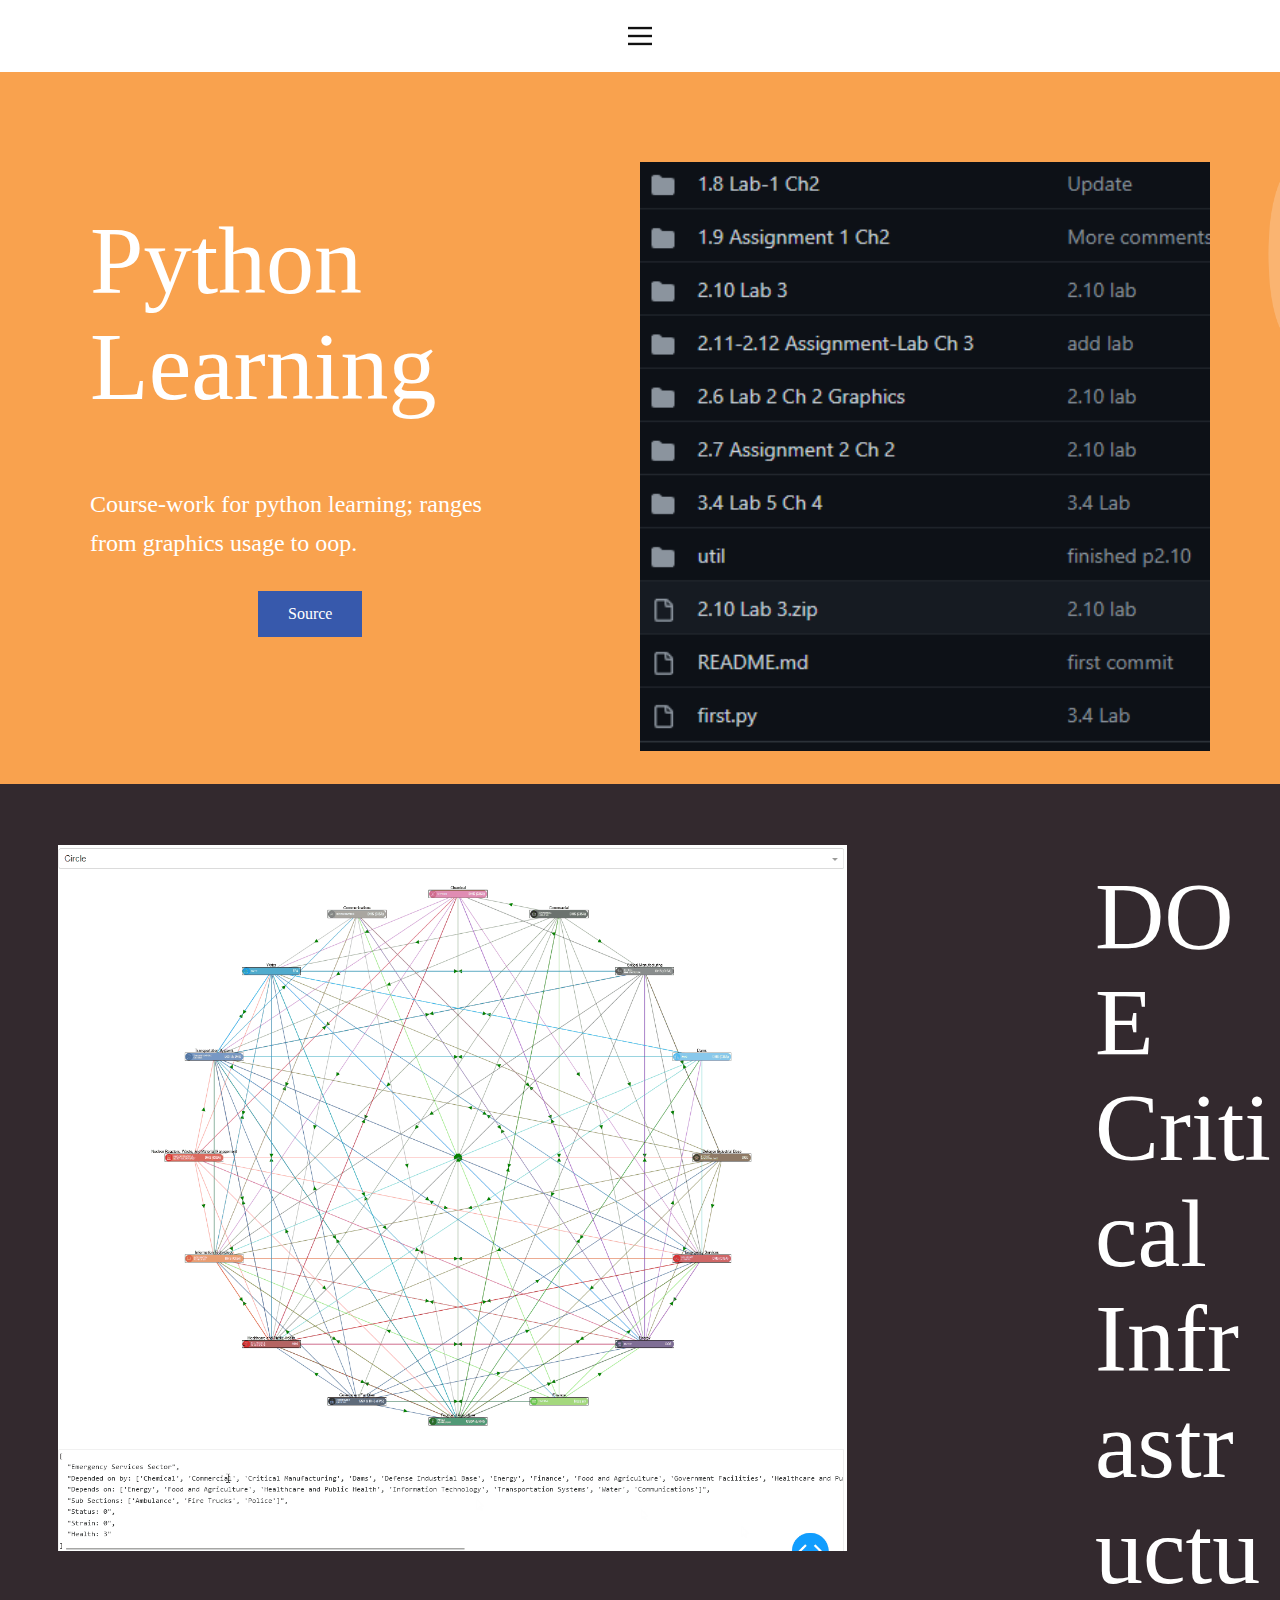
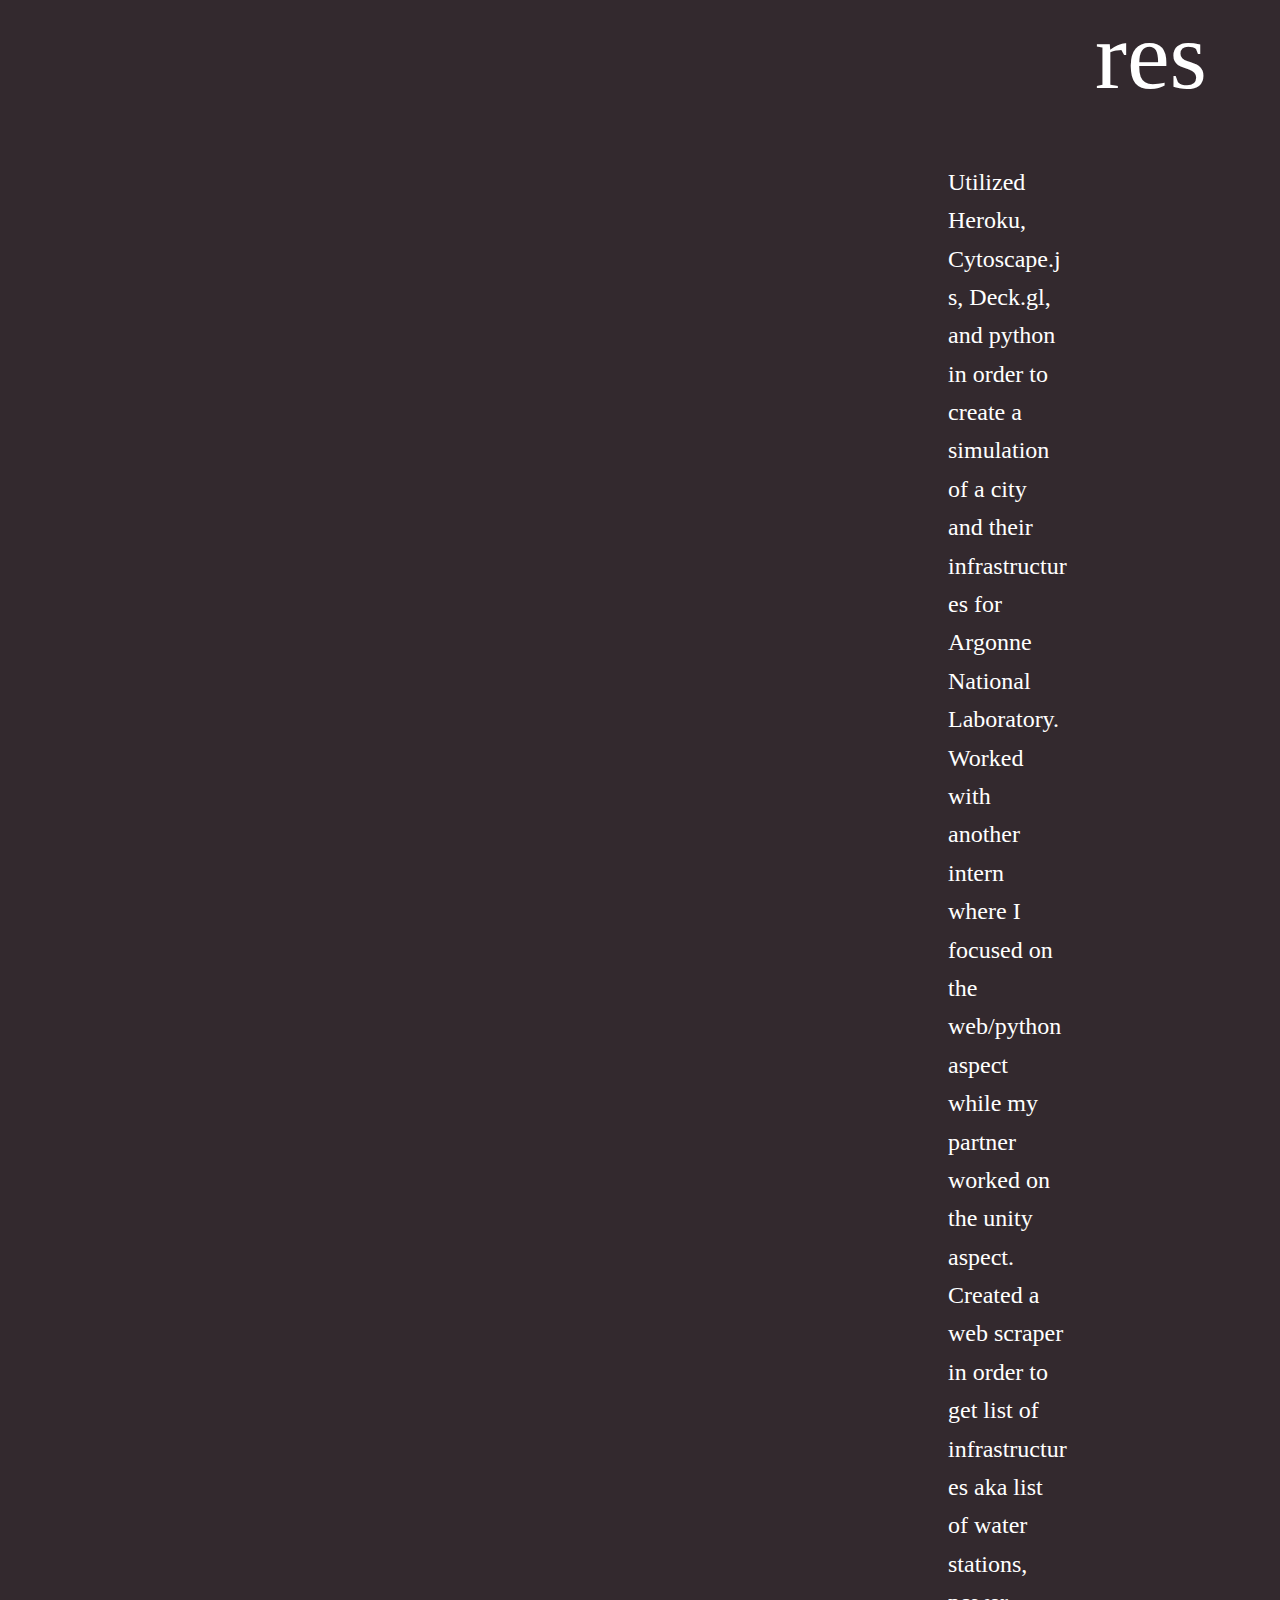
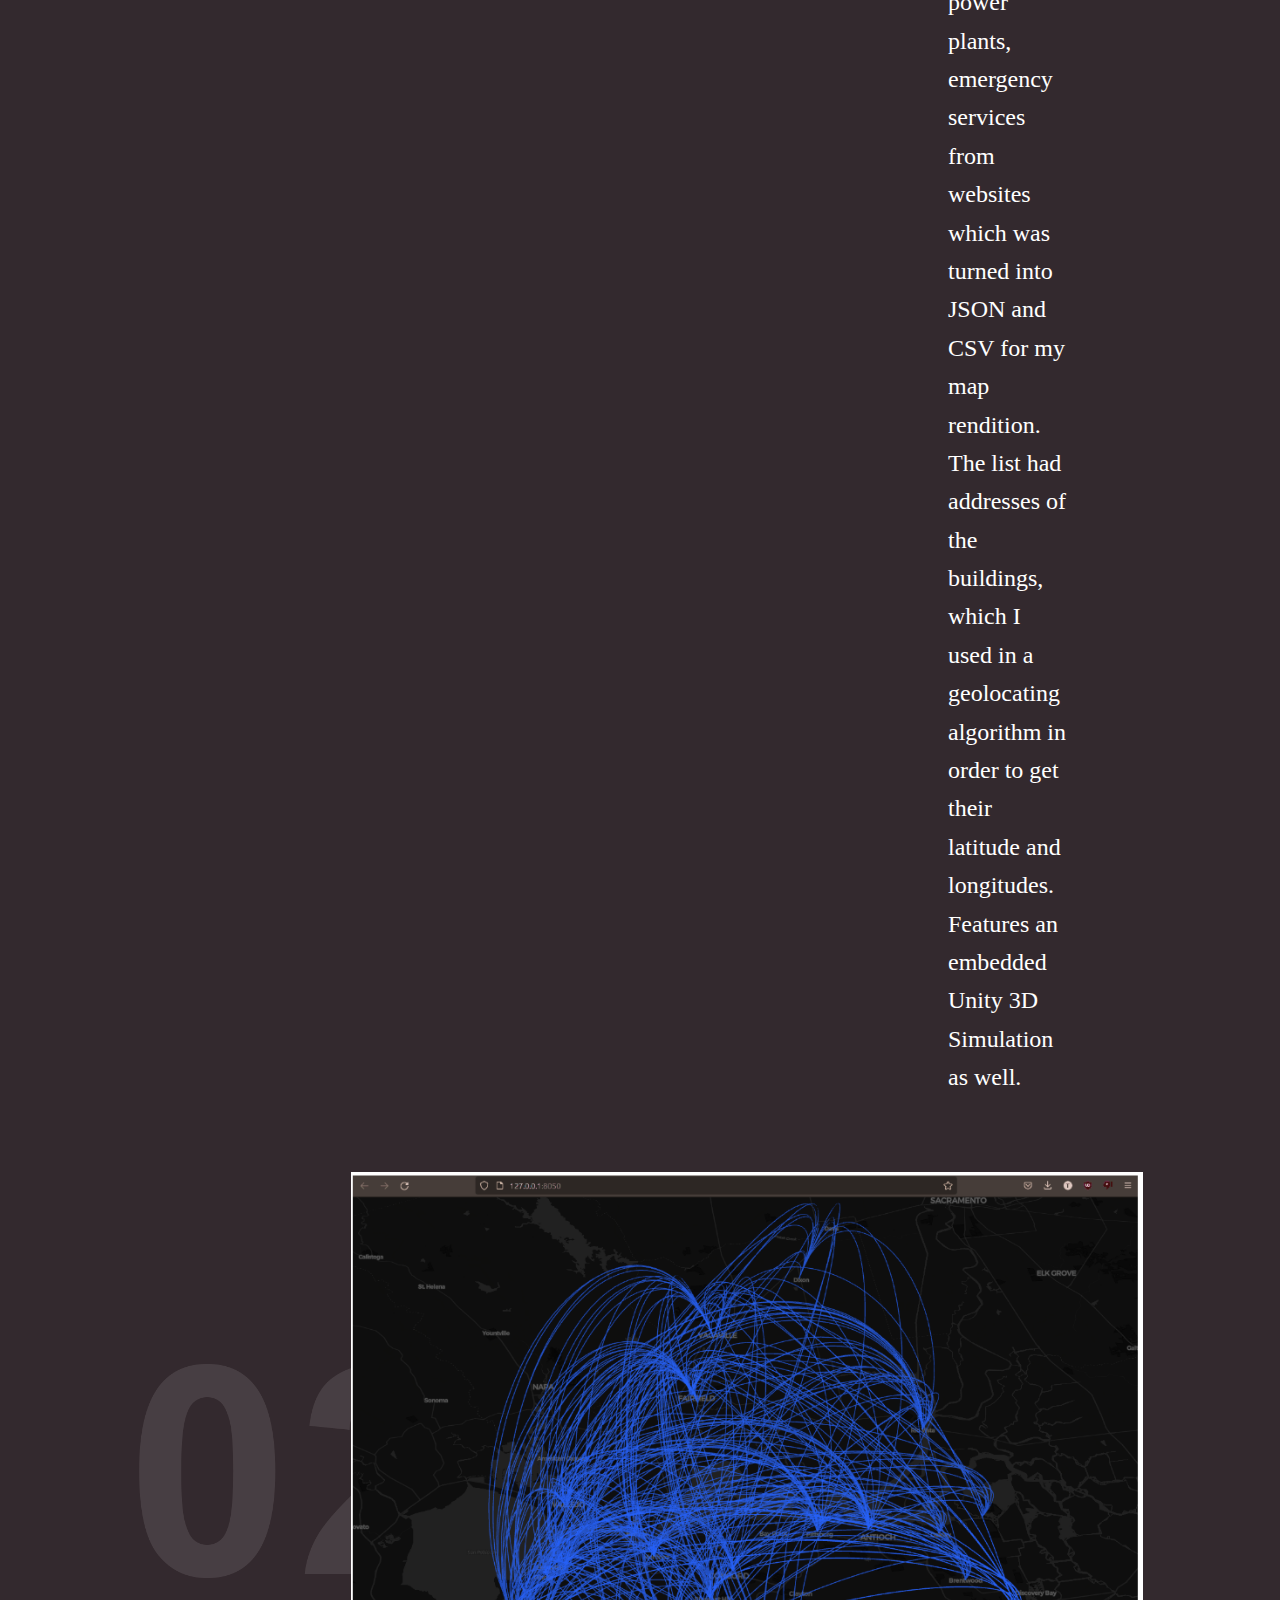
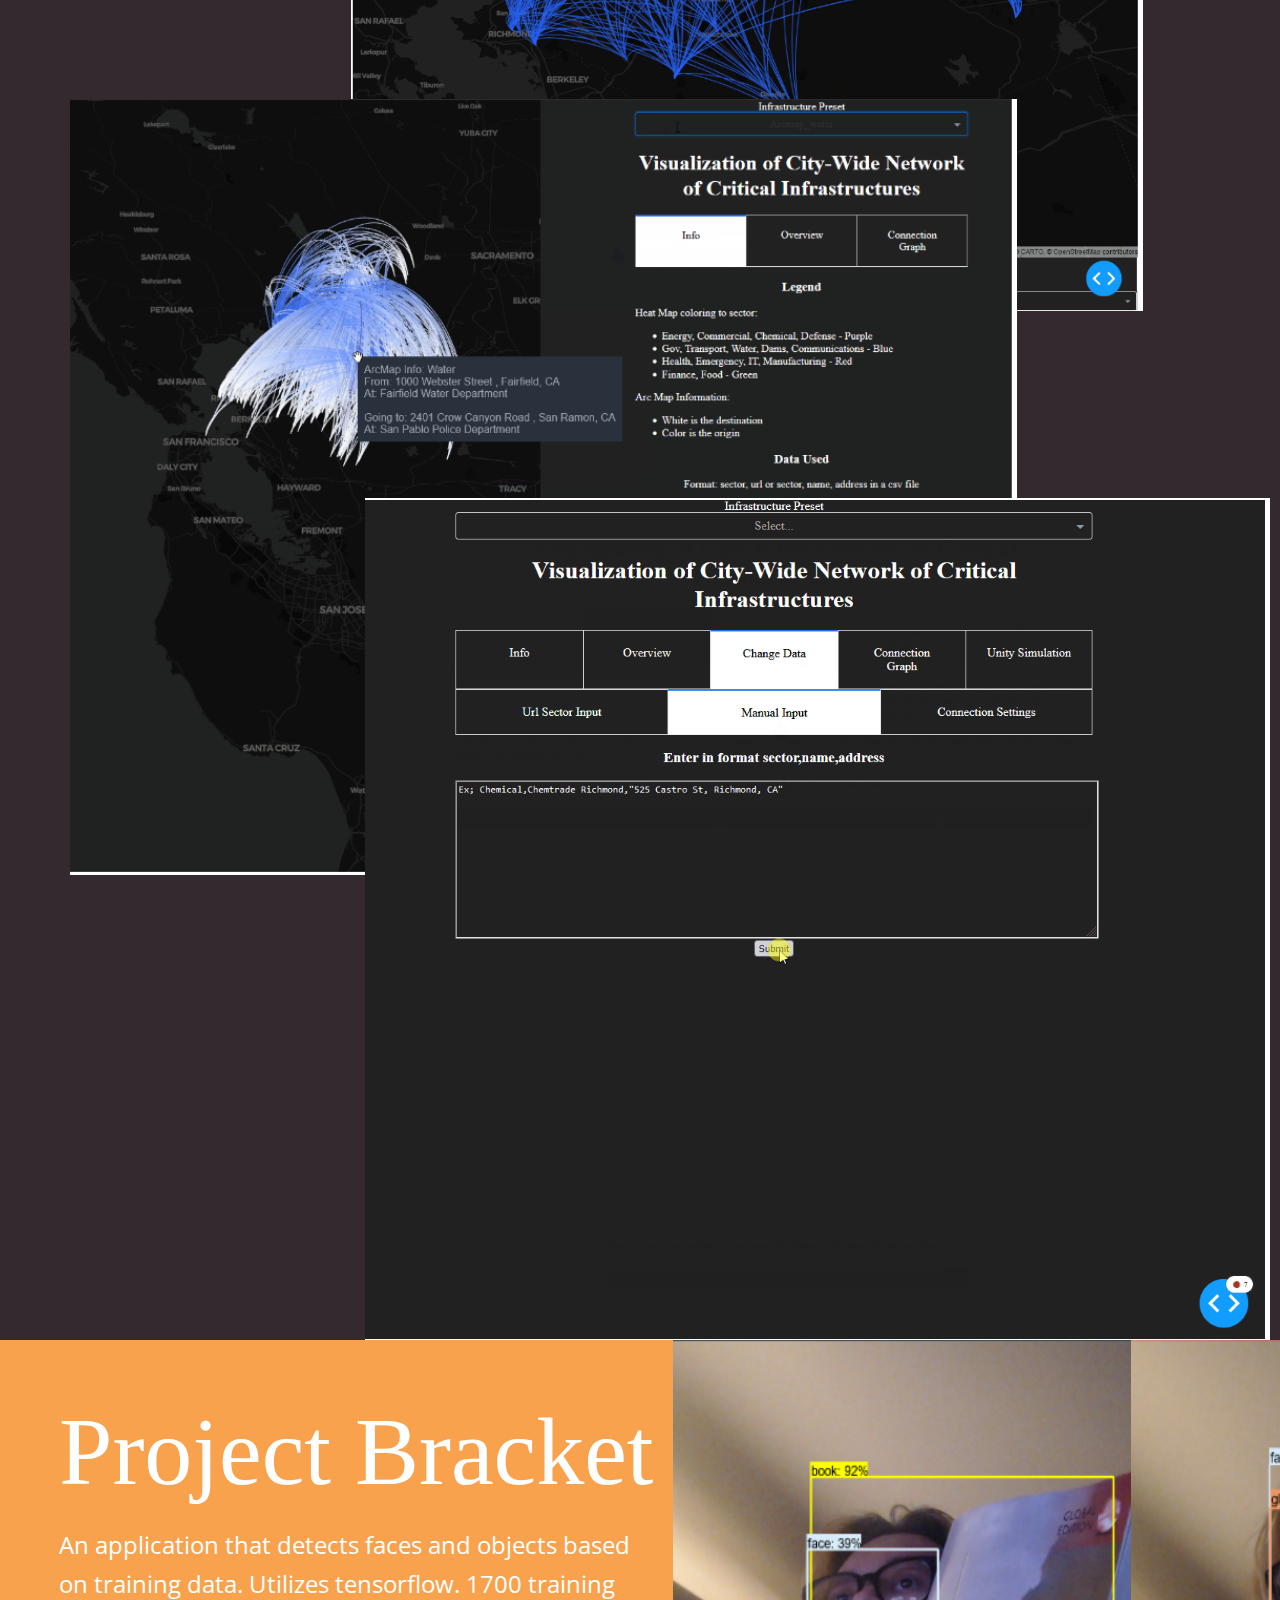
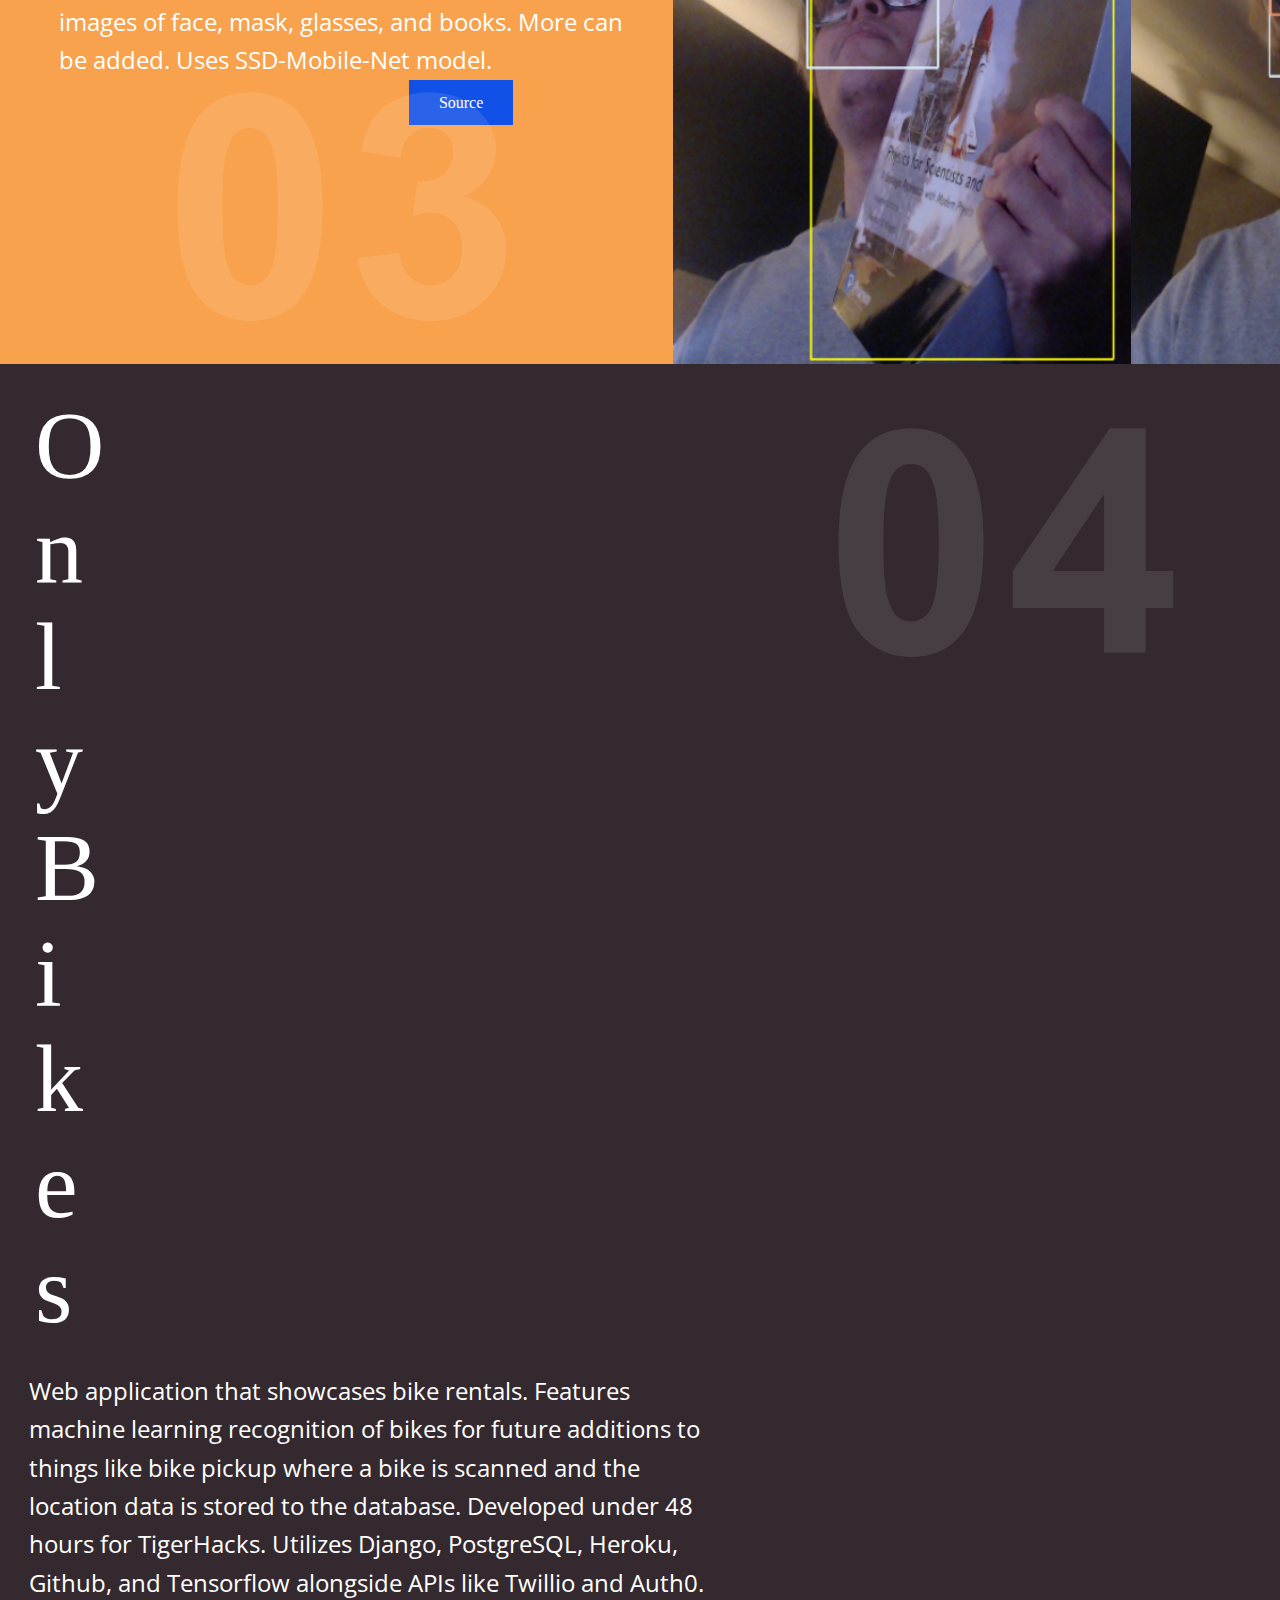
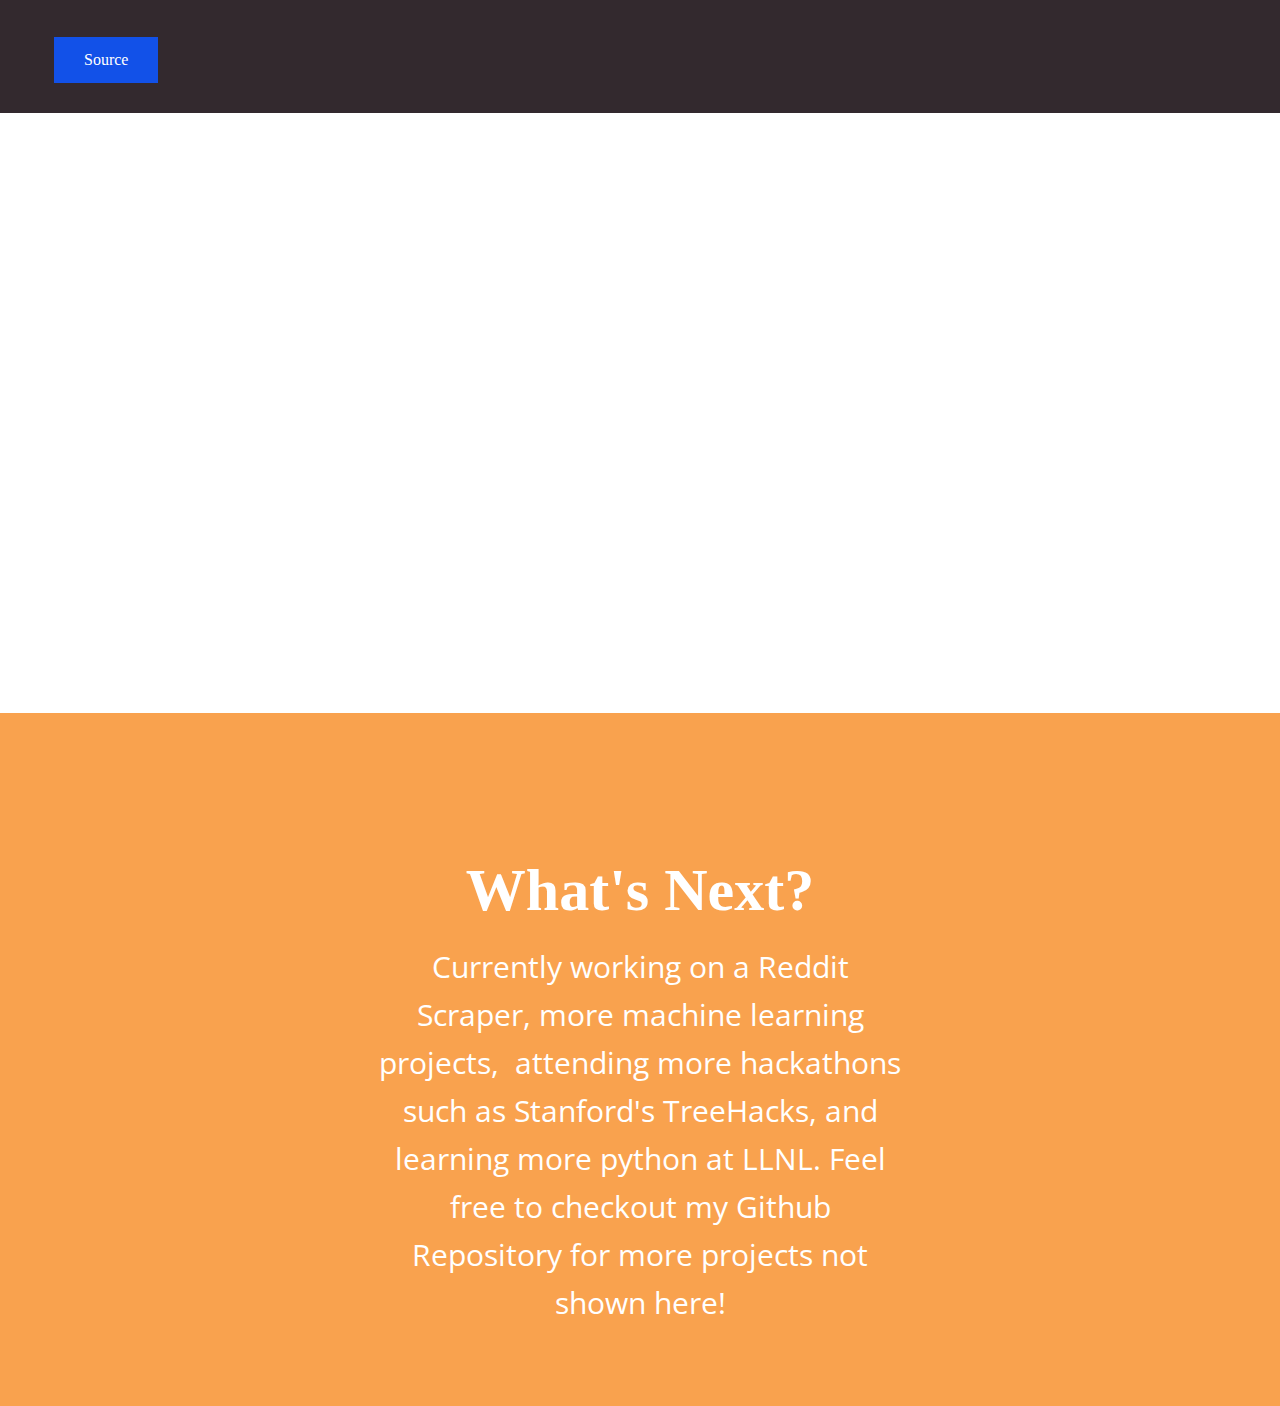
<file: Pythons.html>
<!DOCTYPE html>
<html style="font-size: 16px;" lang="en"><head>
    <meta name="viewport" content="width=device-width, initial-scale=1.0">
    <meta charset="utf-8">
    <meta name="keywords" content="AroundMe, AroundMe: Everything you need to know!, AroundMe now lets you see who&amp;apos;s online for more efficient DM&amp;apos;ing, AroundMe is testing out a question-asking feature in Stories, AroundMe adds video chat!, How much does it cost?">
    <meta name="description" content="">
    <title>Pythons</title>
    <link rel="stylesheet" href="nicepage.css" media="screen">
<link rel="stylesheet" href="Pythons.css" media="screen">
    <script class="u-script" type="text/javascript" src="jquery-1.9.1.min.js" defer=""></script>
    <script class="u-script" type="text/javascript" src="nicepage.js" defer=""></script>
    <meta name="generator" content="Nicepage 5.2.4, nicepage.com">
    <link id="u-theme-google-font" rel="stylesheet" href="https://fonts.googleapis.com/css?family=Roboto:100,100i,300,300i,400,400i,500,500i,700,700i,900,900i|Open+Sans:300,300i,400,400i,500,500i,600,600i,700,700i,800,800i">
    
    
    
    
    
    
    
    <script type="application/ld+json">{
		"@context": "http://schema.org",
		"@type": "Organization",
		"name": ""
}</script>
    <meta name="theme-color" content="#1251e8">
    <meta property="og:title" content="Pythons">
    <meta property="og:type" content="website">
  </head>
  <body class="u-body u-xl-mode" data-lang="en"><header class="u-clearfix u-header u-header" id="sec-bdfa"><div class="u-clearfix u-sheet u-sheet-1">
        <nav class="u-align-left u-menu u-menu-hamburger u-offcanvas u-menu-1" data-responsive-from="XL">
          <div class="menu-collapse">
            <a class="u-button-style u-nav-link" href="#" style="padding: 4px 0px; font-size: calc(1em + 8px);">
              <svg class="u-svg-link" preserveAspectRatio="xMidYMin slice" viewBox="0 0 302 302" style=""><use xlink:href="#svg-5c50"></use></svg>
              <svg xmlns="http://www.w3.org/2000/svg" xmlns:xlink="http://www.w3.org/1999/xlink" version="1.1" id="svg-5c50" x="0px" y="0px" viewBox="0 0 302 302" style="enable-background:new 0 0 302 302;" xml:space="preserve" class="u-svg-content"><g><rect y="36" width="302" height="30"></rect><rect y="236" width="302" height="30"></rect><rect y="136" width="302" height="30"></rect>
</g><g></g><g></g><g></g><g></g><g></g><g></g><g></g><g></g><g></g><g></g><g></g><g></g><g></g><g></g><g></g></svg>
            </a>
          </div>
          <div class="u-nav-container">
            <ul class="u-nav u-unstyled u-nav-1"><li class="u-nav-item"><a class="u-button-style u-nav-link u-text-active-palette-1-base u-text-hover-palette-2-base" href="/C.html" style="padding: 10px 20px;">C++</a>
</li><li class="u-nav-item"><a class="u-button-style u-nav-link u-text-active-palette-1-base u-text-hover-palette-2-base" href="/Pythons.html" style="padding: 10px 20px;">Pythons</a>
</li><li class="u-nav-item"><a class="u-button-style u-nav-link u-text-active-palette-1-base u-text-hover-palette-2-base" href="/Javas.html" style="padding: 10px 20px;">Javas</a>
</li><li class="u-nav-item"><a class="u-button-style u-nav-link u-text-active-palette-1-base u-text-hover-palette-2-base" href="/Webs.html" style="padding: 10px 20px;">Webs</a>
</li><li class="u-nav-item"><a class="u-button-style u-nav-link u-text-active-palette-1-base u-text-hover-palette-2-base" href="/Home.html" style="padding: 10px 20px;">Home</a>
</li></ul>
          </div>
          <div class="u-nav-container-collapse">
            <div class="u-align-center u-black u-container-style u-inner-container-layout u-opacity u-opacity-95 u-sidenav">
              <div class="u-inner-container-layout u-sidenav-overflow">
                <div class="u-menu-close"></div>
                <ul class="u-align-center u-nav u-popupmenu-items u-unstyled u-nav-2"><li class="u-nav-item"><a class="u-button-style u-nav-link" href="/C.html">C++</a>
</li><li class="u-nav-item"><a class="u-button-style u-nav-link" href="/Pythons.html">Pythons</a>
</li><li class="u-nav-item"><a class="u-button-style u-nav-link" href="/Javas.html">Javas</a>
</li><li class="u-nav-item"><a class="u-button-style u-nav-link" href="/Webs.html">Webs</a>
</li><li class="u-nav-item"><a class="u-button-style u-nav-link" href="/Home.html">Home</a>
</li></ul>
              </div>
            </div>
            <div class="u-black u-menu-overlay u-opacity u-opacity-70"></div>
          </div>
        </nav>
      </div></header> 
    <section class="u-clearfix u-palette-3-light-1 u-section-1" id="sec-43a3">
      <div class="u-clearfix u-sheet u-sheet-1">
        <div class="u-clearfix u-expanded-width u-layout-wrap u-layout-wrap-1">
          <div class="u-layout" style="">
            <div class="u-layout-row" style="">
              <div class="u-container-style u-layout-cell u-left-cell u-size-30 u-layout-cell-1">
                <div class="u-container-layout u-container-layout-1">
                  <h1 class="u-custom-font u-text u-title u-text-1">Python Learning</h1>
                  <p class="u-custom-font u-text u-text-2">Course-work for python learning; ranges from graphics usage to oop.</p>
                  <a href="https://github.com/TeachMeTW/PythonProgram" class="u-border-none u-btn u-button-style u-custom-font u-palette-1-dark-1 u-btn-1">Source</a>
                </div>
              </div>
              <div class="u-container-style u-image u-layout-cell u-right-cell u-size-30 u-image-1" data-image-width="522" data-image-height="410">
                <div class="u-container-layout"></div>
              </div>
            </div>
          </div>
        </div>
        <img src="/images/Untitled1.png" alt="" class="u-image u-image-contain u-image-default u-opacity u-opacity-20 u-image-2" data-image-width="522" data-image-height="447">
      </div>
    </section>
    <section class="u-clearfix u-valign-middle u-section-2" id="sec-5007">
      <div class="u-clearfix u-expanded-width u-layout-wrap u-layout-wrap-1">
        <div class="u-layout">
          <div class="u-layout-row">
            <div class="u-container-style u-layout-cell u-left-cell u-palette-2-dark-3 u-size-60 u-layout-cell-1">
              <div class="u-container-layout u-container-layout-1">
                <img class="u-image u-image-default u-image-1" src="/images/Update.gif" alt="" data-image-width="1374" data-image-height="1349">
                <h1 class="u-custom-font u-text u-title u-text-1">DOE Critical Infrastructures</h1>
                <p class="u-custom-font u-text u-text-2"> Utilized Heroku, Cytoscape.js, Deck.gl, and python in order to create a simulation of a city and their infrastructures for Argonne National Laboratory. Worked with another intern where I focused on the web/python aspect while my partner worked on the unity aspect. Created a web scraper in order to get list of infrastructures aka list of water stations, power plants, emergency services from websites which was turned into JSON and CSV for my map rendition. The list had addresses of the buildings, which I used in a geolocating algorithm in order to get their latitude and longitudes. Features an embedded Unity 3D Simulation as well.</p>
                <img src="/images/Untitled12.png" alt="" class="u-image u-image-contain u-image-default u-opacity u-opacity-10 u-image-2" data-image-width="566" data-image-height="447">
                <img class="u-image u-image-default u-image-3" src="/images/image_2022-12-31_141000187.png" alt="" data-image-width="908" data-image-height="847">
                <img class="u-image u-image-default u-image-4" src="/images/image-12.png" alt="" data-image-width="902" data-image-height="739">
                <img class="u-image u-image-default u-image-5" src="/images/image.png" alt="" data-image-width="905" data-image-height="842">
              </div>
            </div>
          </div>
        </div>
      </div>
    </section>
    <section class="u-clearfix u-valign-middle-xl u-section-3" id="sec-a8e0">
      <div class="u-clearfix u-expanded-width-lg u-expanded-width-md u-expanded-width-sm u-expanded-width-xs u-gutter-0 u-layout-wrap u-layout-wrap-1">
        <div class="u-layout">
          <div class="u-layout-row">
            <div class="u-container-style u-layout-cell u-palette-3-light-1 u-right-cell u-size-25 u-layout-cell-1">
              <div class="u-container-layout u-container-layout-1">
                <h1 class="u-custom-font u-text u-title u-text-1">Project Bracket</h1>
                <p class="u-text u-text-2">An application that detects faces and objects based on training data. Utilizes tensorflow. 1700 training images of face, mask, glasses, and books. More can be added. Uses SSD-Mobile-Net model.</p>
                <a href="https://github.com/TeachMeTW/ProjectBracket-ML" class="u-btn u-button-style u-custom-font u-palette-1-base u-btn-1">Source</a>
                <img src="/images/Untitled13.png" alt="" class="u-image u-image-contain u-image-default u-opacity u-opacity-10 u-image-1" data-image-width="566" data-image-height="447">
              </div>
            </div>
            <div class="u-container-style u-image u-layout-cell u-left-cell u-size-17 u-image-2" data-image-width="588" data-image-height="551">
              <div class="u-container-layout u-container-layout-2"></div>
            </div>
            <div class="u-container-style u-image u-layout-cell u-size-18 u-image-3" data-image-width="760" data-image-height="484">
              <div class="u-container-layout u-valign-top u-container-layout-3"></div>
            </div>
          </div>
        </div>
      </div>
    </section>
    <section class="u-clearfix u-valign-bottom-sm u-valign-middle-lg u-valign-middle-xl u-section-4" id="carousel_99ba">
      <div class="u-clearfix u-expanded-width u-layout-wrap u-layout-wrap-1">
        <div class="u-layout" style="">
          <div class="u-layout-row" style="">
            <div class="u-container-style u-layout-cell u-palette-2-dark-3 u-right-cell u-size-60 u-layout-cell-1">
              <div class="u-container-layout u-container-layout-1">
                <img src="/images/Untitled14.png" alt="" class="u-image u-image-contain u-image-default u-opacity u-opacity-10 u-image-1" data-image-width="566" data-image-height="447">
                <h1 class="u-custom-font u-text u-title u-text-1">OnlyBikes</h1>
                <p class="u-text u-text-2"> Web application that showcases bike rentals. Features machine learning recognition of bikes for future additions to things like bike pickup where a bike is scanned and the location data is stored to the database. Developed under 48 hours for TigerHacks. Utilizes Django, PostgreSQL, Heroku, Github, and Tensorflow alongside APIs like Twillio and Auth0.</p>
                <a href="https://devpost.com/software/onlybikes" class="u-btn u-button-style u-custom-font u-palette-1-base u-btn-1">Source</a>
              </div>
            </div>
          </div>
        </div>
      </div>
    </section>
    <section class="u-clearfix u-video u-video-contain u-section-5" id="sec-b3c8">
      <div class="u-background-video u-expanded u-video-contain" style="">
        <div class="embed-responsive embed-responsive-1">
          <iframe style="position: absolute;top: 0;left: 0;width: 100%;height: 100%;" class="embed-responsive-item" src="https://www.youtube.com/embed/grwX2jL36SQ?playlist=grwX2jL36SQ&amp;loop=1&amp;mute=1&amp;showinfo=0&amp;controls=0&amp;start=0&amp;autoplay=1" data-autoplay="1" frameborder="0" allowfullscreen=""></iframe>
        </div>
      </div>
      <div class="u-clearfix u-sheet u-sheet-1"></div>
    </section>
    <section class="u-clearfix u-palette-3-light-1 u-section-6" id="sec-a068">
      <div class="u-clearfix u-sheet u-sheet-1">
        <div class="u-align-center u-container-style u-expanded-width-xs u-group u-group-1">
          <div class="u-container-layout u-valign-middle u-container-layout-1">
            <h2 class="u-custom-font u-text u-text-1">What's Next?</h2>
            <p class="u-text u-text-2">Currently working on a Reddit Scraper, more machine learning projects,&nbsp; attending more hackathons such as Stanford's TreeHacks, and learning more python at LLNL. Feel free to checkout my Github Repository for more projects not shown here!</p>
          </div>
        </div>
      </div>
    </section>
    
    
    

  
</body></html>
</file>
